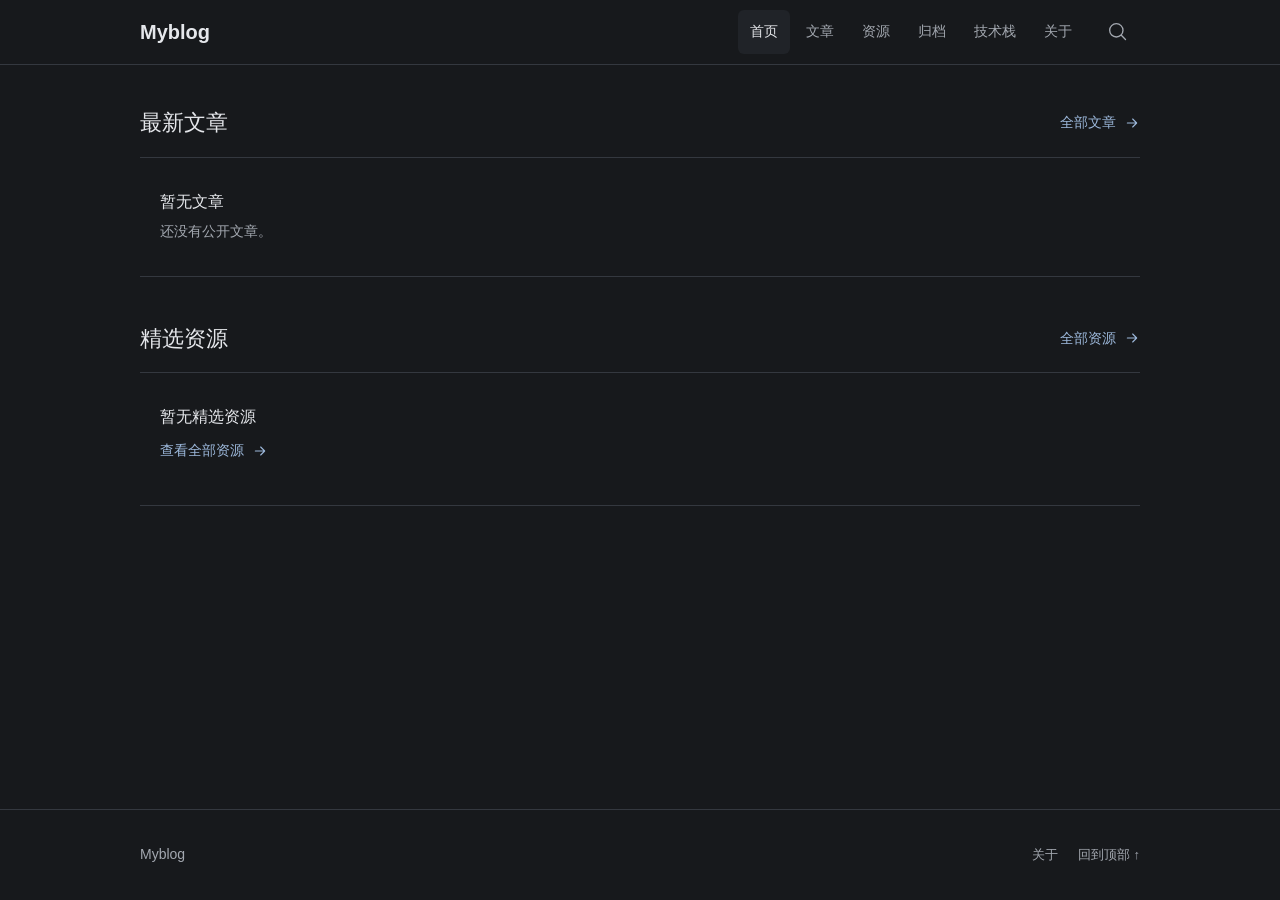
<file: index.html>
<!DOCTYPE html><html  lang="zh-CN"><head><meta charset="utf-8"><meta name="viewport" content="width=device-width, initial-scale=1"><title>首页 · Myblog</title><script type="importmap">{"imports":{"#entry":"/_nuxt/oRWsc1wn.js"}}</script><style>.owner-login-link[data-v-bd678d2a]{min-height:44px;color:var(--muted);border-radius:var(--radius);justify-content:center;align-items:center;padding-inline:8px;font-size:14px;display:inline-flex}.owner-login-link.current[data-v-bd678d2a],.owner-login-link[data-v-bd678d2a]:hover{color:var(--ink);background:var(--surface)}</style><link rel="stylesheet" href="/_nuxt/entry.5DEQSFPT.css" crossorigin><link rel="preload" as="fetch" crossorigin="anonymous" href="/_payload.json?3a7f6f97-6f54-46a8-aed0-ad80e20539e6"><link rel="modulepreload" as="script" crossorigin href="/_nuxt/oRWsc1wn.js"><link rel="modulepreload" as="script" crossorigin href="/_nuxt/CD-PNPUN.js"><link rel="modulepreload" as="script" crossorigin href="/_nuxt/DpNmVMEL.js"><link rel="modulepreload" as="script" crossorigin href="/_nuxt/BXF4s_0O.js"><link rel="modulepreload" as="script" crossorigin href="/_nuxt/BsvE0gZZ.js"><link rel="modulepreload" as="script" crossorigin href="/_nuxt/DE4c_XCR.js"><link rel="modulepreload" as="script" crossorigin href="/_nuxt/Hz4oixwm.js"><link rel="modulepreload" as="script" crossorigin href="/_nuxt/BW4zuFBN.js"><link rel="modulepreload" as="script" crossorigin href="/_nuxt/CMMkQPeu.js"><link rel="modulepreload" as="script" crossorigin href="/_nuxt/BbqNnyRe.js"><link rel="modulepreload" as="script" crossorigin href="/_nuxt/NQLaJJN2.js"><link rel="modulepreload" as="script" crossorigin href="/_nuxt/BizWoZWS.js"><link rel="modulepreload" as="script" crossorigin href="/_nuxt/BZGVzJhv.js"><script type="module" src="/_nuxt/oRWsc1wn.js" crossorigin></script><meta name="theme-color" content="#17191c"><link rel="icon" type="image/svg+xml" href="/favicon.svg"><meta name="description" content="最新文章和精选资源。"><meta property="og:title" content="首页 · Myblog"><meta property="og:description" content="最新文章和精选资源。"><meta property="og:type" content="website"><meta property="og:url" content="https://ljk00000.github.io/"><meta property="og:site_name" content="Myblog"><meta property="og:locale" content="zh_CN"><meta name="twitter:card" content="summary"><meta name="robots" content="index, follow"><link rel="canonical" href="https://ljk00000.github.io/"></head><body><div id="__nuxt"><!--[--><div class="nuxt-loading-indicator" style="position:fixed;top:0;right:0;left:0;pointer-events:none;width:auto;height:2px;opacity:0;background:#9db9dc;background-size:0% auto;transform:scaleX(0%);transform-origin:left;transition:transform 0.1s, height 0.4s, opacity 0.4s;z-index:999999;"></div><div></div><div class="site-shell" data-v-bd678d2a><a class="skip-link" href="#main-content" data-v-bd678d2a>跳转到正文</a><header class="site-header" data-v-bd678d2a><div class="container header-inner" data-v-bd678d2a><a aria-current="page" href="/" class="router-link-active router-link-exact-active brand" aria-label="返回首页" data-v-bd678d2a>Myblog</a><div class="header-actions" data-v-bd678d2a><nav class="desktop-nav" aria-label="主导航" data-v-bd678d2a><!--[--><a aria-current="page" href="/" class="router-link-active router-link-exact-active current" data-v-bd678d2a>首页</a><a href="/articles" class="" data-v-bd678d2a>文章</a><a href="/resources" class="" data-v-bd678d2a>资源</a><a href="/archives" class="" data-v-bd678d2a>归档</a><a href="/tech-stack" class="" data-v-bd678d2a>技术栈</a><a href="/about" class="" data-v-bd678d2a>关于</a><!--]--></nav><a href="/search" class="icon-button" aria-label="搜索文章和资源" data-v-bd678d2a><svg class="icon" viewbox="0 0 24 24" fill="none" stroke="currentColor" stroke-width="1.6" stroke-linecap="round" stroke-linejoin="round" aria-hidden="true" data-v-bd678d2a><path d="m21 21-5-5M18 10a8 8 0 1 1-16 0 8 8 0 0 1 16 0Z"></path></svg></a><!----><button class="icon-button mobile-toggle" type="button" aria-expanded="false" aria-controls="mobile-nav" aria-label="展开导航" data-v-bd678d2a><svg class="icon" viewbox="0 0 24 24" fill="none" stroke="currentColor" stroke-width="1.6" stroke-linecap="round" stroke-linejoin="round" aria-hidden="true" data-v-bd678d2a><path d="M4 6h16M4 12h16M4 18h16"></path></svg></button></div></div><!----></header><!----><main id="main-content" class="container main-content" tabindex="-1" data-v-bd678d2a><!--[--><div class="home-page"><section id="latest" class="home-section" aria-labelledby="latest-title"><div class="section-heading"><h1 id="latest-title">最新文章</h1><a href="/articles" class="text-link">全部文章 <svg class="icon" viewbox="0 0 24 24" fill="none" stroke="currentColor" stroke-width="1.6" stroke-linecap="round" stroke-linejoin="round" aria-hidden="true"><path d="M5 12h14m-6-6 6 6-6 6"></path></svg></a></div><div class="content-state state-empty" role="status" aria-busy="false"><h3>暂无文章</h3><p>还没有公开文章。</p><!----><!--[--><!--]--></div></section><section class="home-section" aria-labelledby="featured-title"><div class="section-heading"><h2 id="featured-title">精选资源</h2><a href="/resources" class="text-link">全部资源 <svg class="icon" viewbox="0 0 24 24" fill="none" stroke="currentColor" stroke-width="1.6" stroke-linecap="round" stroke-linejoin="round" aria-hidden="true"><path d="M5 12h14m-6-6 6 6-6 6"></path></svg></a></div><div class="content-state state-empty" role="status" aria-busy="false"><h3>暂无精选资源</h3><!----><!----><!--[--><a href="/resources" class="text-link">查看全部资源 <svg class="icon" viewbox="0 0 24 24" fill="none" stroke="currentColor" stroke-width="1.6" stroke-linecap="round" stroke-linejoin="round" aria-hidden="true"><path d="M5 12h14m-6-6 6 6-6 6"></path></svg></a><!--]--></div></section></div><!--]--></main><footer class="site-footer" data-v-bd678d2a><div class="container footer-inner" data-v-bd678d2a><div data-v-bd678d2a><a aria-current="page" href="/" class="router-link-active router-link-exact-active footer-title" data-v-bd678d2a>Myblog</a><!----></div><nav aria-label="页脚导航" class="footer-links" data-v-bd678d2a><!----><!----><a href="/about" class="" data-v-bd678d2a>关于</a><a href="#main-content" data-v-bd678d2a>回到顶部 ↑</a></nav></div></footer></div><!--]--></div><div id="teleports"></div><script>window.__NUXT__={};window.__NUXT__.config={public:{pagesExport:true,supabaseUrl:"",supabasePublishableKey:"",ownerUserId:""},app:{baseURL:"/",buildId:"3a7f6f97-6f54-46a8-aed0-ad80e20539e6",buildAssetsDir:"/_nuxt/",cdnURL:""}}</script><script type="application/json" data-nuxt-data="nuxt-app" data-ssr="true" id="__NUXT_DATA__" data-src="/_payload.json?3a7f6f97-6f54-46a8-aed0-ad80e20539e6">[{"state":1,"once":6,"_errors":7,"serverRendered":9,"path":10,"prerenderedAt":11},["Reactive",2],{"$sowner-auth:user":3,"$sowner-auth:initialized":4,"$sowner-auth:busy":4,"$sowner-auth:error":5},null,false,"",["Set"],["ShallowReactive",8],{"blog-site":-1,"$frke87dqqjikc":-1,"$f2jwaj0fqiiil3":-1},true,"\u002F",1794836575704]</script></body></html>
</file>
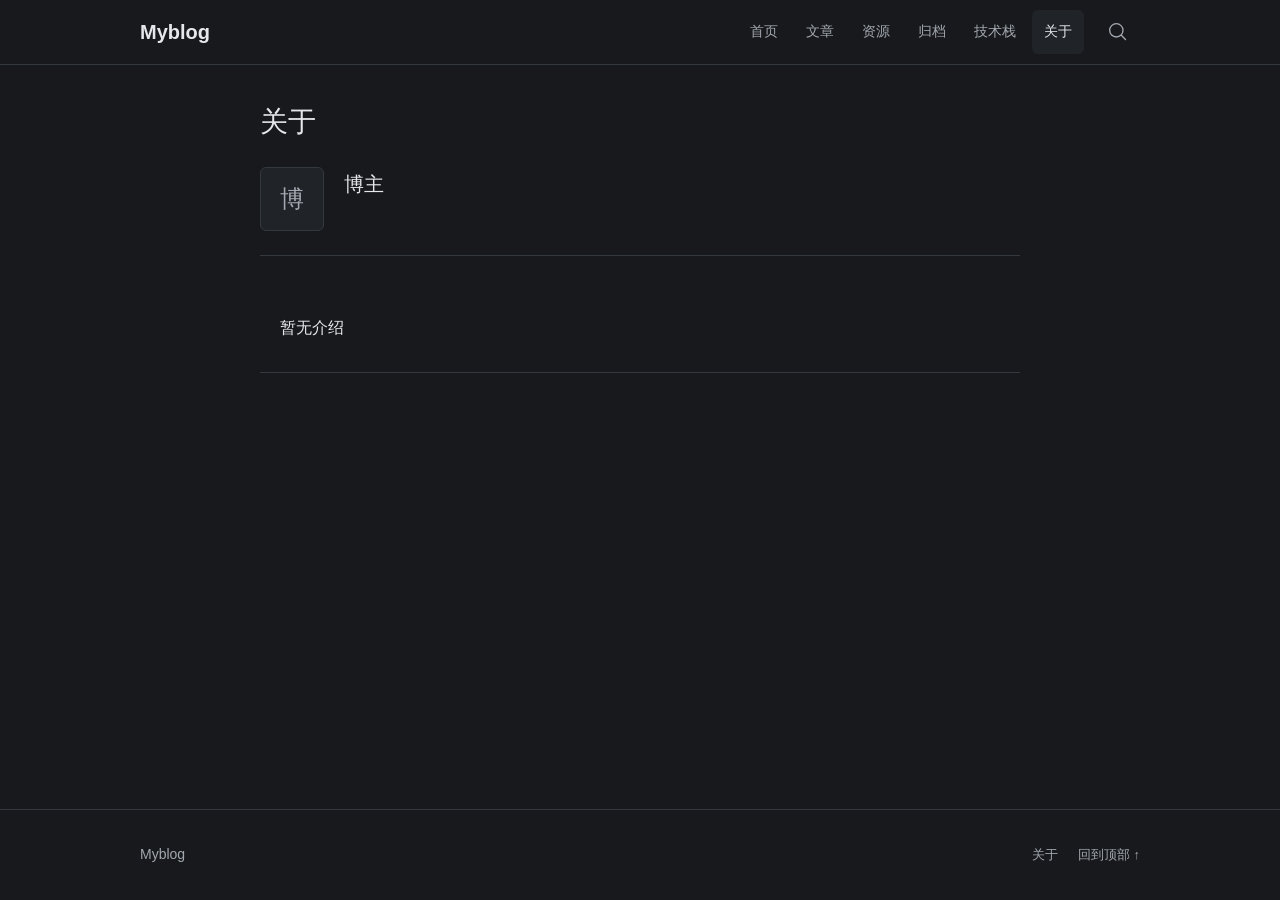
<file: about/index.html>
<!DOCTYPE html><html  lang="zh-CN"><head><meta charset="utf-8"><meta name="viewport" content="width=device-width, initial-scale=1"><title>关于 · Myblog</title><script type="importmap">{"imports":{"#entry":"/_nuxt/oRWsc1wn.js"}}</script><style>.owner-login-link[data-v-bd678d2a]{min-height:44px;color:var(--muted);border-radius:var(--radius);justify-content:center;align-items:center;padding-inline:8px;font-size:14px;display:inline-flex}.owner-login-link.current[data-v-bd678d2a],.owner-login-link[data-v-bd678d2a]:hover{color:var(--ink);background:var(--surface)}</style><link rel="stylesheet" href="/_nuxt/entry.5DEQSFPT.css" crossorigin><link rel="preload" as="fetch" crossorigin="anonymous" href="/about/_payload.json?3a7f6f97-6f54-46a8-aed0-ad80e20539e6"><link rel="modulepreload" as="script" crossorigin href="/_nuxt/oRWsc1wn.js"><link rel="modulepreload" as="script" crossorigin href="/_nuxt/CD-PNPUN.js"><link rel="modulepreload" as="script" crossorigin href="/_nuxt/DpNmVMEL.js"><link rel="modulepreload" as="script" crossorigin href="/_nuxt/BXF4s_0O.js"><link rel="modulepreload" as="script" crossorigin href="/_nuxt/BsvE0gZZ.js"><link rel="modulepreload" as="script" crossorigin href="/_nuxt/DE4c_XCR.js"><link rel="modulepreload" as="script" crossorigin href="/_nuxt/Hz4oixwm.js"><link rel="modulepreload" as="script" crossorigin href="/_nuxt/qC3XPuJQ.js"><link rel="modulepreload" as="script" crossorigin href="/_nuxt/Dg1EXD_1.js"><link rel="modulepreload" as="script" crossorigin href="/_nuxt/CMMkQPeu.js"><link rel="modulepreload" as="script" crossorigin href="/_nuxt/BZGVzJhv.js"><script type="module" src="/_nuxt/oRWsc1wn.js" crossorigin></script><meta name="theme-color" content="#17191c"><link rel="icon" type="image/svg+xml" href="/favicon.svg"><meta name="description" content="关于这个博客和作者。"><meta property="og:title" content="关于 · Myblog"><meta property="og:description" content="关于这个博客和作者。"><meta property="og:type" content="website"><meta property="og:url" content="https://ljk00000.github.io/about"><meta property="og:site_name" content="Myblog"><meta property="og:locale" content="zh_CN"><meta name="twitter:card" content="summary"><meta name="robots" content="index, follow"><link rel="canonical" href="https://ljk00000.github.io/about"></head><body><div id="__nuxt"><!--[--><div class="nuxt-loading-indicator" style="position:fixed;top:0;right:0;left:0;pointer-events:none;width:auto;height:2px;opacity:0;background:#9db9dc;background-size:0% auto;transform:scaleX(0%);transform-origin:left;transition:transform 0.1s, height 0.4s, opacity 0.4s;z-index:999999;"></div><div></div><div class="site-shell" data-v-bd678d2a><a class="skip-link" href="#main-content" data-v-bd678d2a>跳转到正文</a><header class="site-header" data-v-bd678d2a><div class="container header-inner" data-v-bd678d2a><a href="/" class="brand" aria-label="返回首页" data-v-bd678d2a>Myblog</a><div class="header-actions" data-v-bd678d2a><nav class="desktop-nav" aria-label="主导航" data-v-bd678d2a><!--[--><a href="/" class="" data-v-bd678d2a>首页</a><a href="/articles" class="" data-v-bd678d2a>文章</a><a href="/resources" class="" data-v-bd678d2a>资源</a><a href="/archives" class="" data-v-bd678d2a>归档</a><a href="/tech-stack" class="" data-v-bd678d2a>技术栈</a><a aria-current="page" href="/about" class="router-link-active router-link-exact-active current" data-v-bd678d2a>关于</a><!--]--></nav><a href="/search" class="icon-button" aria-label="搜索文章和资源" data-v-bd678d2a><svg class="icon" viewbox="0 0 24 24" fill="none" stroke="currentColor" stroke-width="1.6" stroke-linecap="round" stroke-linejoin="round" aria-hidden="true" data-v-bd678d2a><path d="m21 21-5-5M18 10a8 8 0 1 1-16 0 8 8 0 0 1 16 0Z"></path></svg></a><!----><button class="icon-button mobile-toggle" type="button" aria-expanded="false" aria-controls="mobile-nav" aria-label="展开导航" data-v-bd678d2a><svg class="icon" viewbox="0 0 24 24" fill="none" stroke="currentColor" stroke-width="1.6" stroke-linecap="round" stroke-linejoin="round" aria-hidden="true" data-v-bd678d2a><path d="M4 6h16M4 12h16M4 18h16"></path></svg></button></div></div><!----></header><!----><main id="main-content" class="container main-content" tabindex="-1" data-v-bd678d2a><!--[--><div class="narrow-page about-page"><header class="page-heading"><h1>关于</h1></header><div class="author-card"><span class="avatar author-monogram" aria-hidden="true">博</span><div><p class="author-name">博主</p><!----><!----></div></div><div class="content-state state-empty" role="status" aria-busy="false"><h3>暂无介绍</h3><!----><!----><!--[--><!--]--></div></div><!--]--></main><footer class="site-footer" data-v-bd678d2a><div class="container footer-inner" data-v-bd678d2a><div data-v-bd678d2a><a href="/" class="footer-title" data-v-bd678d2a>Myblog</a><!----></div><nav aria-label="页脚导航" class="footer-links" data-v-bd678d2a><!----><!----><a aria-current="page" href="/about" class="router-link-active router-link-exact-active" data-v-bd678d2a>关于</a><a href="#main-content" data-v-bd678d2a>回到顶部 ↑</a></nav></div></footer></div><!--]--></div><div id="teleports"></div><script>window.__NUXT__={};window.__NUXT__.config={public:{pagesExport:true,supabaseUrl:"",supabasePublishableKey:"",ownerUserId:""},app:{baseURL:"/",buildId:"3a7f6f97-6f54-46a8-aed0-ad80e20539e6",buildAssetsDir:"/_nuxt/",cdnURL:""}}</script><script type="application/json" data-nuxt-data="nuxt-app" data-ssr="true" id="__NUXT_DATA__" data-src="/about/_payload.json?3a7f6f97-6f54-46a8-aed0-ad80e20539e6">[{"state":1,"once":6,"_errors":7,"serverRendered":9,"path":10,"prerenderedAt":11},["Reactive",2],{"$sowner-auth:user":3,"$sowner-auth:initialized":4,"$sowner-auth:busy":4,"$sowner-auth:error":5},null,false,"",["Set"],["ShallowReactive",8],{"blog-site":-1},true,"\u002Fabout",1794836575707]</script></body></html>
</file>
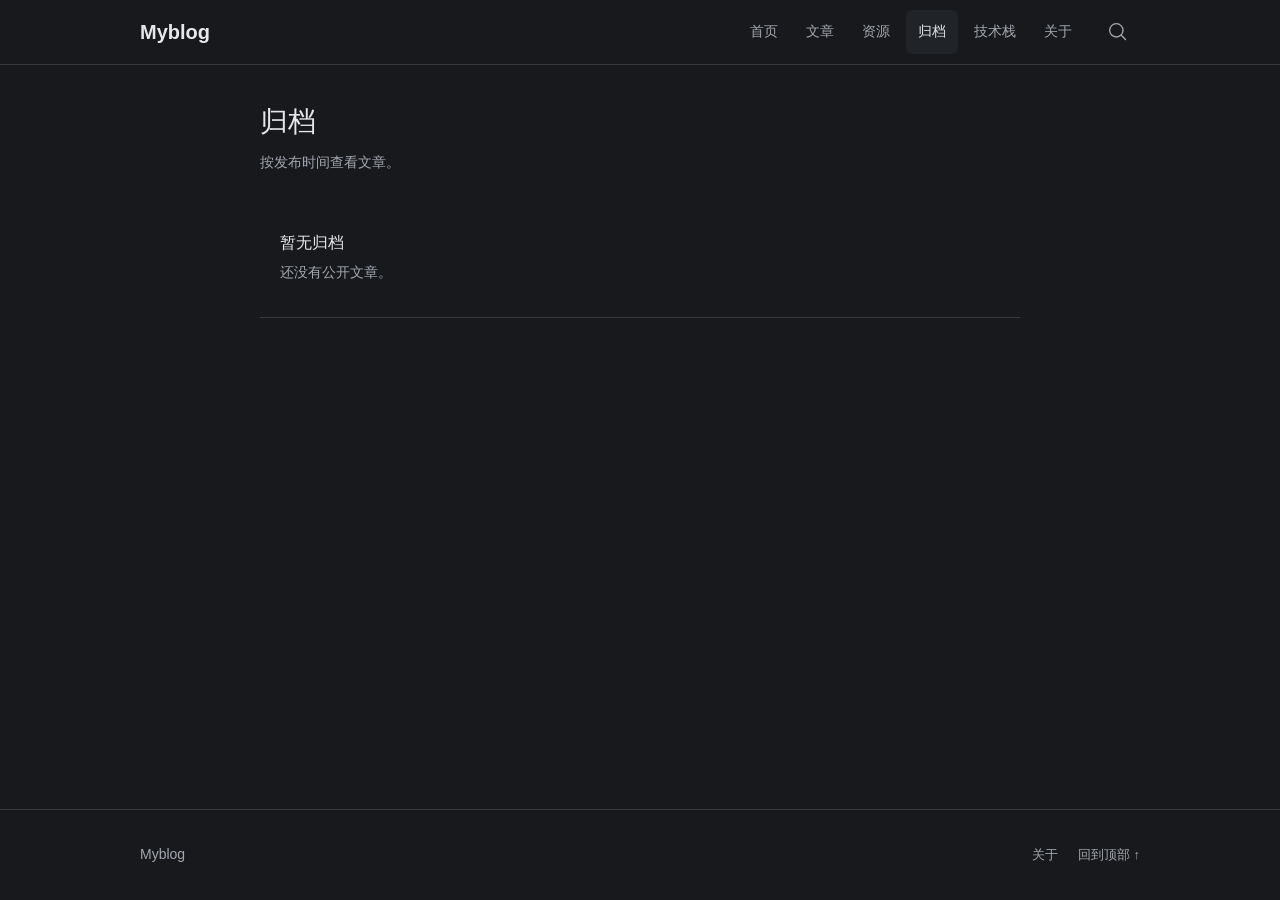
<file: archives/index.html>
<!DOCTYPE html><html  lang="zh-CN"><head><meta charset="utf-8"><meta name="viewport" content="width=device-width, initial-scale=1"><title>归档 · Myblog</title><script type="importmap">{"imports":{"#entry":"/_nuxt/oRWsc1wn.js"}}</script><style>.owner-login-link[data-v-bd678d2a]{min-height:44px;color:var(--muted);border-radius:var(--radius);justify-content:center;align-items:center;padding-inline:8px;font-size:14px;display:inline-flex}.owner-login-link.current[data-v-bd678d2a],.owner-login-link[data-v-bd678d2a]:hover{color:var(--ink);background:var(--surface)}</style><link rel="stylesheet" href="/_nuxt/entry.5DEQSFPT.css" crossorigin><link rel="preload" as="fetch" crossorigin="anonymous" href="/archives/_payload.json?3a7f6f97-6f54-46a8-aed0-ad80e20539e6"><link rel="modulepreload" as="script" crossorigin href="/_nuxt/oRWsc1wn.js"><link rel="modulepreload" as="script" crossorigin href="/_nuxt/CD-PNPUN.js"><link rel="modulepreload" as="script" crossorigin href="/_nuxt/DpNmVMEL.js"><link rel="modulepreload" as="script" crossorigin href="/_nuxt/BXF4s_0O.js"><link rel="modulepreload" as="script" crossorigin href="/_nuxt/BsvE0gZZ.js"><link rel="modulepreload" as="script" crossorigin href="/_nuxt/DE4c_XCR.js"><link rel="modulepreload" as="script" crossorigin href="/_nuxt/Hz4oixwm.js"><link rel="modulepreload" as="script" crossorigin href="/_nuxt/Bpa1cVQ9.js"><link rel="modulepreload" as="script" crossorigin href="/_nuxt/CMMkQPeu.js"><link rel="modulepreload" as="script" crossorigin href="/_nuxt/BizWoZWS.js"><link rel="modulepreload" as="script" crossorigin href="/_nuxt/BZGVzJhv.js"><script type="module" src="/_nuxt/oRWsc1wn.js" crossorigin></script><meta name="theme-color" content="#17191c"><link rel="icon" type="image/svg+xml" href="/favicon.svg"><meta name="description" content="沿着时间线，浏览每个月公开发布的文章。"><meta property="og:title" content="归档 · Myblog"><meta property="og:description" content="沿着时间线，浏览每个月公开发布的文章。"><meta property="og:type" content="website"><meta property="og:url" content="https://ljk00000.github.io/archives"><meta property="og:site_name" content="Myblog"><meta property="og:locale" content="zh_CN"><meta name="twitter:card" content="summary"><meta name="robots" content="index, follow"><link rel="canonical" href="https://ljk00000.github.io/archives"></head><body><div id="__nuxt"><!--[--><div class="nuxt-loading-indicator" style="position:fixed;top:0;right:0;left:0;pointer-events:none;width:auto;height:2px;opacity:0;background:#9db9dc;background-size:0% auto;transform:scaleX(0%);transform-origin:left;transition:transform 0.1s, height 0.4s, opacity 0.4s;z-index:999999;"></div><div></div><div class="site-shell" data-v-bd678d2a><a class="skip-link" href="#main-content" data-v-bd678d2a>跳转到正文</a><header class="site-header" data-v-bd678d2a><div class="container header-inner" data-v-bd678d2a><a href="/" class="brand" aria-label="返回首页" data-v-bd678d2a>Myblog</a><div class="header-actions" data-v-bd678d2a><nav class="desktop-nav" aria-label="主导航" data-v-bd678d2a><!--[--><a href="/" class="" data-v-bd678d2a>首页</a><a href="/articles" class="" data-v-bd678d2a>文章</a><a href="/resources" class="" data-v-bd678d2a>资源</a><a aria-current="page" href="/archives" class="router-link-active router-link-exact-active current" data-v-bd678d2a>归档</a><a href="/tech-stack" class="" data-v-bd678d2a>技术栈</a><a href="/about" class="" data-v-bd678d2a>关于</a><!--]--></nav><a href="/search" class="icon-button" aria-label="搜索文章和资源" data-v-bd678d2a><svg class="icon" viewbox="0 0 24 24" fill="none" stroke="currentColor" stroke-width="1.6" stroke-linecap="round" stroke-linejoin="round" aria-hidden="true" data-v-bd678d2a><path d="m21 21-5-5M18 10a8 8 0 1 1-16 0 8 8 0 0 1 16 0Z"></path></svg></a><!----><button class="icon-button mobile-toggle" type="button" aria-expanded="false" aria-controls="mobile-nav" aria-label="展开导航" data-v-bd678d2a><svg class="icon" viewbox="0 0 24 24" fill="none" stroke="currentColor" stroke-width="1.6" stroke-linecap="round" stroke-linejoin="round" aria-hidden="true" data-v-bd678d2a><path d="M4 6h16M4 12h16M4 18h16"></path></svg></button></div></div><!----></header><!----><main id="main-content" class="container main-content" tabindex="-1" data-v-bd678d2a><!--[--><div class="narrow-page"><header class="page-heading"><h1>归档</h1><p>按发布时间查看文章。</p></header><div class="content-state state-empty" role="status" aria-busy="false"><h3>暂无归档</h3><p>还没有公开文章。</p><!----><!--[--><!--]--></div></div><!--]--></main><footer class="site-footer" data-v-bd678d2a><div class="container footer-inner" data-v-bd678d2a><div data-v-bd678d2a><a href="/" class="footer-title" data-v-bd678d2a>Myblog</a><!----></div><nav aria-label="页脚导航" class="footer-links" data-v-bd678d2a><!----><!----><a href="/about" class="" data-v-bd678d2a>关于</a><a href="#main-content" data-v-bd678d2a>回到顶部 ↑</a></nav></div></footer></div><!--]--></div><div id="teleports"></div><script>window.__NUXT__={};window.__NUXT__.config={public:{pagesExport:true,supabaseUrl:"",supabasePublishableKey:"",ownerUserId:""},app:{baseURL:"/",buildId:"3a7f6f97-6f54-46a8-aed0-ad80e20539e6",buildAssetsDir:"/_nuxt/",cdnURL:""}}</script><script type="application/json" data-nuxt-data="nuxt-app" data-ssr="true" id="__NUXT_DATA__" data-src="/archives/_payload.json?3a7f6f97-6f54-46a8-aed0-ad80e20539e6">[{"state":1,"once":6,"_errors":7,"serverRendered":9,"path":10,"prerenderedAt":11},["Reactive",2],{"$sowner-auth:user":3,"$sowner-auth:initialized":4,"$sowner-auth:busy":4,"$sowner-auth:error":5},null,false,"",["Set"],["ShallowReactive",8],{"blog-site":-1,"$fyvdqv73dl6lc":-1},true,"\u002Farchives",1794836575706]</script></body></html>
</file>
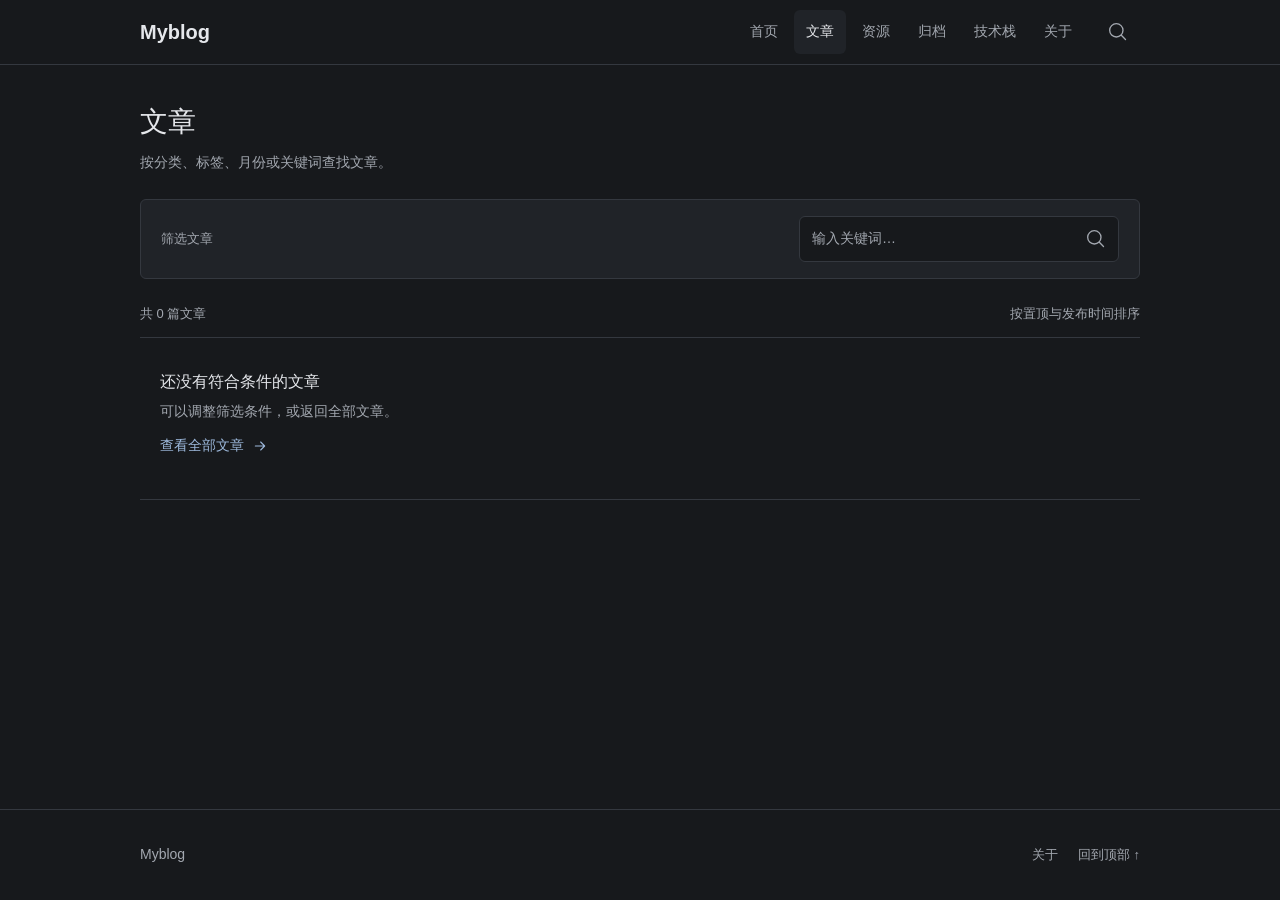
<file: articles/index.html>
<!DOCTYPE html><html  lang="zh-CN"><head><meta charset="utf-8"><meta name="viewport" content="width=device-width, initial-scale=1"><title>文章 · Myblog</title><script type="importmap">{"imports":{"#entry":"/_nuxt/oRWsc1wn.js"}}</script><style>.owner-login-link[data-v-bd678d2a]{min-height:44px;color:var(--muted);border-radius:var(--radius);justify-content:center;align-items:center;padding-inline:8px;font-size:14px;display:inline-flex}.owner-login-link.current[data-v-bd678d2a],.owner-login-link[data-v-bd678d2a]:hover{color:var(--ink);background:var(--surface)}</style><link rel="stylesheet" href="/_nuxt/entry.5DEQSFPT.css" crossorigin><link rel="preload" as="fetch" crossorigin="anonymous" href="/articles/_payload.json?3a7f6f97-6f54-46a8-aed0-ad80e20539e6"><link rel="modulepreload" as="script" crossorigin href="/_nuxt/oRWsc1wn.js"><link rel="modulepreload" as="script" crossorigin href="/_nuxt/CD-PNPUN.js"><link rel="modulepreload" as="script" crossorigin href="/_nuxt/DpNmVMEL.js"><link rel="modulepreload" as="script" crossorigin href="/_nuxt/BXF4s_0O.js"><link rel="modulepreload" as="script" crossorigin href="/_nuxt/BsvE0gZZ.js"><link rel="modulepreload" as="script" crossorigin href="/_nuxt/DE4c_XCR.js"><link rel="modulepreload" as="script" crossorigin href="/_nuxt/Hz4oixwm.js"><link rel="modulepreload" as="script" crossorigin href="/_nuxt/BBPxy0IB.js"><link rel="modulepreload" as="script" crossorigin href="/_nuxt/CswFJu5z.js"><link rel="modulepreload" as="script" crossorigin href="/_nuxt/CBbmoxIT.js"><link rel="modulepreload" as="script" crossorigin href="/_nuxt/CMMkQPeu.js"><link rel="modulepreload" as="script" crossorigin href="/_nuxt/BbqNnyRe.js"><link rel="modulepreload" as="script" crossorigin href="/_nuxt/BizWoZWS.js"><link rel="modulepreload" as="script" crossorigin href="/_nuxt/BZGVzJhv.js"><script type="module" src="/_nuxt/oRWsc1wn.js" crossorigin></script><meta name="theme-color" content="#17191c"><link rel="icon" type="image/svg+xml" href="/favicon.svg"><meta name="description" content="浏览已公开的文章，按分类、标签或关键词查找感兴趣的内容。"><meta property="og:title" content="文章 · Myblog"><meta property="og:description" content="浏览已公开的文章，按分类、标签或关键词查找感兴趣的内容。"><meta property="og:type" content="website"><meta property="og:url" content="https://ljk00000.github.io/articles"><meta property="og:site_name" content="Myblog"><meta property="og:locale" content="zh_CN"><meta name="twitter:card" content="summary"><meta name="robots" content="index, follow"><link rel="canonical" href="https://ljk00000.github.io/articles"></head><body><div id="__nuxt"><!--[--><div class="nuxt-loading-indicator" style="position:fixed;top:0;right:0;left:0;pointer-events:none;width:auto;height:2px;opacity:0;background:#9db9dc;background-size:0% auto;transform:scaleX(0%);transform-origin:left;transition:transform 0.1s, height 0.4s, opacity 0.4s;z-index:999999;"></div><div></div><div class="site-shell" data-v-bd678d2a><a class="skip-link" href="#main-content" data-v-bd678d2a>跳转到正文</a><header class="site-header" data-v-bd678d2a><div class="container header-inner" data-v-bd678d2a><a href="/" class="brand" aria-label="返回首页" data-v-bd678d2a>Myblog</a><div class="header-actions" data-v-bd678d2a><nav class="desktop-nav" aria-label="主导航" data-v-bd678d2a><!--[--><a href="/" class="" data-v-bd678d2a>首页</a><a aria-current="page" href="/articles" class="router-link-active router-link-exact-active current" data-v-bd678d2a>文章</a><a href="/resources" class="" data-v-bd678d2a>资源</a><a href="/archives" class="" data-v-bd678d2a>归档</a><a href="/tech-stack" class="" data-v-bd678d2a>技术栈</a><a href="/about" class="" data-v-bd678d2a>关于</a><!--]--></nav><a href="/search" class="icon-button" aria-label="搜索文章和资源" data-v-bd678d2a><svg class="icon" viewbox="0 0 24 24" fill="none" stroke="currentColor" stroke-width="1.6" stroke-linecap="round" stroke-linejoin="round" aria-hidden="true" data-v-bd678d2a><path d="m21 21-5-5M18 10a8 8 0 1 1-16 0 8 8 0 0 1 16 0Z"></path></svg></a><!----><button class="icon-button mobile-toggle" type="button" aria-expanded="false" aria-controls="mobile-nav" aria-label="展开导航" data-v-bd678d2a><svg class="icon" viewbox="0 0 24 24" fill="none" stroke="currentColor" stroke-width="1.6" stroke-linecap="round" stroke-linejoin="round" aria-hidden="true" data-v-bd678d2a><path d="M4 6h16M4 12h16M4 18h16"></path></svg></button></div></div><!----></header><!----><main id="main-content" class="container main-content" tabindex="-1" data-v-bd678d2a><!--[--><div><header class="page-heading"><h1>文章</h1><p>按分类、标签、月份或关键词查找文章。</p></header><div class="filter-panel"><div class="filter-top"><span class="eyebrow">筛选文章</span><form class="inline-search" role="search"><label class="sr-only" for="list-keyword">按关键词筛选</label><input id="list-keyword" value="" name="keyword" type="search" maxlength="200" placeholder="输入关键词…"><button type="submit" class="icon-button" aria-label="按关键词筛选"><svg class="icon" viewbox="0 0 24 24" fill="none" stroke="currentColor" stroke-width="1.6" stroke-linecap="round" stroke-linejoin="round" aria-hidden="true"><path d="m21 21-5-5M18 10a8 8 0 1 1-16 0 8 8 0 0 1 16 0Z"></path></svg></button></form></div><!----><!----><!----><!----></div><!----><section id="results" class="results-section" aria-label="文章列表" aria-busy="false"><div class="results-heading"><span>共 0 篇文章</span><span>按置顶与发布时间排序</span></div><div class="content-state state-empty" role="status" aria-busy="false"><h3>还没有符合条件的文章</h3><p>可以调整筛选条件，或返回全部文章。</p><!----><!--[--><a aria-current="page" href="/articles" class="router-link-active router-link-exact-active text-link">查看全部文章 <svg class="icon" viewbox="0 0 24 24" fill="none" stroke="currentColor" stroke-width="1.6" stroke-linecap="round" stroke-linejoin="round" aria-hidden="true"><path d="M5 12h14m-6-6 6 6-6 6"></path></svg></a><!--]--></div><!----></section></div><!--]--></main><footer class="site-footer" data-v-bd678d2a><div class="container footer-inner" data-v-bd678d2a><div data-v-bd678d2a><a href="/" class="footer-title" data-v-bd678d2a>Myblog</a><!----></div><nav aria-label="页脚导航" class="footer-links" data-v-bd678d2a><!----><!----><a href="/about" class="" data-v-bd678d2a>关于</a><a href="#main-content" data-v-bd678d2a>回到顶部 ↑</a></nav></div></footer></div><!--]--></div><div id="teleports"></div><script>window.__NUXT__={};window.__NUXT__.config={public:{pagesExport:true,supabaseUrl:"",supabasePublishableKey:"",ownerUserId:""},app:{baseURL:"/",buildId:"3a7f6f97-6f54-46a8-aed0-ad80e20539e6",buildAssetsDir:"/_nuxt/",cdnURL:""}}</script><script type="application/json" data-nuxt-data="nuxt-app" data-ssr="true" id="__NUXT_DATA__" data-src="/articles/_payload.json?3a7f6f97-6f54-46a8-aed0-ad80e20539e6">[{"state":1,"once":6,"_errors":7,"serverRendered":9,"path":10,"prerenderedAt":11},["Reactive",2],{"$sowner-auth:user":3,"$sowner-auth:initialized":4,"$sowner-auth:busy":4,"$sowner-auth:error":5},null,false,"",["Set"],["ShallowReactive",8],{"blog-site":-1,"$f3nfyro8o6i5fk":-1,"$f1xq440gr8efrp":-1,"$f2de5ggz3qi4on":-1},true,"\u002Farticles",1794836575706]</script></body></html>
</file>
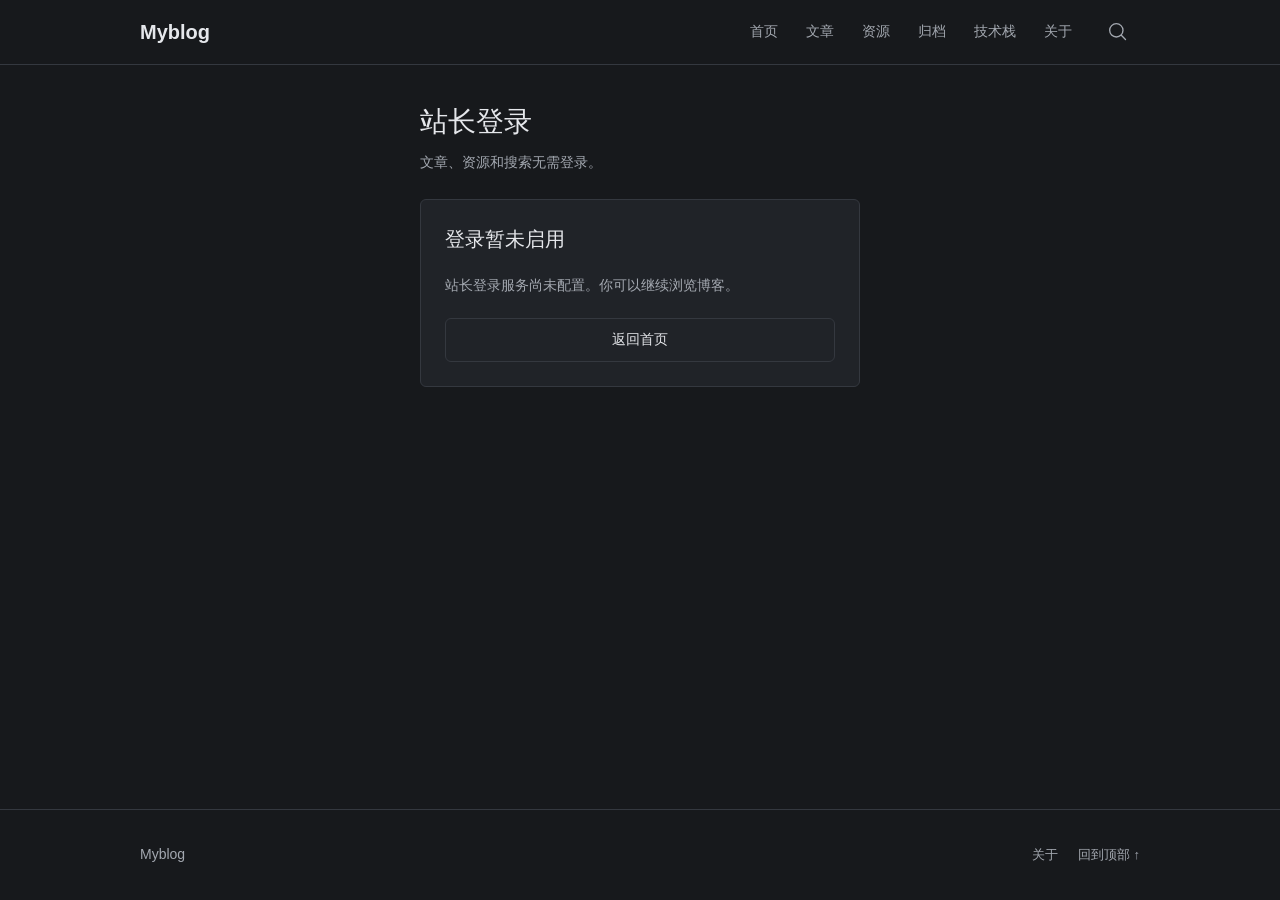
<file: login/index.html>
<!DOCTYPE html><html  lang="zh-CN"><head><meta charset="utf-8"><meta name="viewport" content="width=device-width, initial-scale=1"><title>站长登录 · Myblog</title><script type="importmap">{"imports":{"#entry":"/_nuxt/oRWsc1wn.js"}}</script><style>.owner-login-link[data-v-bd678d2a]{min-height:44px;color:var(--muted);border-radius:var(--radius);justify-content:center;align-items:center;padding-inline:8px;font-size:14px;display:inline-flex}.owner-login-link.current[data-v-bd678d2a],.owner-login-link[data-v-bd678d2a]:hover{color:var(--ink);background:var(--surface)}</style><style>.login-page[data-v-3ab6a34c]{width:min(100%,440px);margin-inline:auto}.login-panel[data-v-3ab6a34c]{border:1px solid var(--border);border-radius:var(--radius);background:var(--surface);gap:20px;padding:24px;display:grid}.login-panel h2[data-v-3ab6a34c]{font-size:20px}.login-panel p[data-v-3ab6a34c]{font-size:14px}.login-field[data-v-3ab6a34c]{gap:8px;min-width:0;display:grid}.login-field label[data-v-3ab6a34c]{font-size:14px;font-weight:500}.login-field input[data-v-3ab6a34c]{background:var(--bg);width:100%;min-height:44px;padding:10px 12px;font-size:16px}.password-control[data-v-3ab6a34c]{position:relative}.password-control input[data-v-3ab6a34c]{padding-right:64px}.password-toggle[data-v-3ab6a34c]{min-height:44px;color:var(--accent);border-radius:var(--radius);background:0 0;border:0;padding:8px 12px;font-size:14px;position:absolute;top:1px;right:1px}.login-error[data-v-3ab6a34c]{color:var(--danger)}.login-actions[data-v-3ab6a34c]{flex-wrap:wrap;gap:12px;display:flex}.login-submit[data-v-3ab6a34c]{width:100%}.owner-email[data-v-3ab6a34c]{overflow-wrap:anywhere}.login-panel .login-note[data-v-3ab6a34c]{font-size:12px}</style><link rel="stylesheet" href="/_nuxt/entry.5DEQSFPT.css" crossorigin><link rel="preload" as="fetch" crossorigin="anonymous" href="/login/_payload.json?3a7f6f97-6f54-46a8-aed0-ad80e20539e6"><link rel="modulepreload" as="script" crossorigin href="/_nuxt/oRWsc1wn.js"><link rel="modulepreload" as="script" crossorigin href="/_nuxt/CD-PNPUN.js"><link rel="modulepreload" as="script" crossorigin href="/_nuxt/DpNmVMEL.js"><link rel="modulepreload" as="script" crossorigin href="/_nuxt/BXF4s_0O.js"><link rel="modulepreload" as="script" crossorigin href="/_nuxt/BsvE0gZZ.js"><link rel="modulepreload" as="script" crossorigin href="/_nuxt/DE4c_XCR.js"><link rel="modulepreload" as="script" crossorigin href="/_nuxt/Hz4oixwm.js"><link rel="modulepreload" as="script" crossorigin href="/_nuxt/GVustSpa.js"><link rel="modulepreload" as="script" crossorigin href="/_nuxt/BZGVzJhv.js"><script type="module" src="/_nuxt/oRWsc1wn.js" crossorigin></script><meta name="theme-color" content="#17191c"><link rel="icon" type="image/svg+xml" href="/favicon.svg"><meta name="description" content="博客站长登录。文章、资源和搜索无需登录。"><meta property="og:title" content="站长登录 · Myblog"><meta property="og:description" content="博客站长登录。文章、资源和搜索无需登录。"><meta property="og:type" content="website"><meta property="og:url" content="https://ljk00000.github.io/login"><meta property="og:site_name" content="Myblog"><meta property="og:locale" content="zh_CN"><meta name="twitter:card" content="summary"><meta name="robots" content="noindex, follow"><link rel="canonical" href="https://ljk00000.github.io/login"></head><body><div id="__nuxt"><!--[--><div class="nuxt-loading-indicator" style="position:fixed;top:0;right:0;left:0;pointer-events:none;width:auto;height:2px;opacity:0;background:#9db9dc;background-size:0% auto;transform:scaleX(0%);transform-origin:left;transition:transform 0.1s, height 0.4s, opacity 0.4s;z-index:999999;"></div><div></div><div class="site-shell" data-v-bd678d2a><a class="skip-link" href="#main-content" data-v-bd678d2a>跳转到正文</a><header class="site-header" data-v-bd678d2a><div class="container header-inner" data-v-bd678d2a><a href="/" class="brand" aria-label="返回首页" data-v-bd678d2a>Myblog</a><div class="header-actions" data-v-bd678d2a><nav class="desktop-nav" aria-label="主导航" data-v-bd678d2a><!--[--><a href="/" class="" data-v-bd678d2a>首页</a><a href="/articles" class="" data-v-bd678d2a>文章</a><a href="/resources" class="" data-v-bd678d2a>资源</a><a href="/archives" class="" data-v-bd678d2a>归档</a><a href="/tech-stack" class="" data-v-bd678d2a>技术栈</a><a href="/about" class="" data-v-bd678d2a>关于</a><!--]--></nav><a href="/search" class="icon-button" aria-label="搜索文章和资源" data-v-bd678d2a><svg class="icon" viewbox="0 0 24 24" fill="none" stroke="currentColor" stroke-width="1.6" stroke-linecap="round" stroke-linejoin="round" aria-hidden="true" data-v-bd678d2a><path d="m21 21-5-5M18 10a8 8 0 1 1-16 0 8 8 0 0 1 16 0Z"></path></svg></a><!----><button class="icon-button mobile-toggle" type="button" aria-expanded="false" aria-controls="mobile-nav" aria-label="展开导航" data-v-bd678d2a><svg class="icon" viewbox="0 0 24 24" fill="none" stroke="currentColor" stroke-width="1.6" stroke-linecap="round" stroke-linejoin="round" aria-hidden="true" data-v-bd678d2a><path d="M4 6h16M4 12h16M4 18h16"></path></svg></button></div></div><!----></header><!----><main id="main-content" class="container main-content" tabindex="-1" data-v-bd678d2a><!--[--><section class="login-page" aria-labelledby="login-title" data-v-3ab6a34c><header class="page-heading" data-v-3ab6a34c><h1 id="login-title" data-v-3ab6a34c>站长登录</h1><p data-v-3ab6a34c>文章、资源和搜索无需登录。</p></header><div class="login-panel" data-v-3ab6a34c><h2 data-v-3ab6a34c>登录暂未启用</h2><p class="muted" data-v-3ab6a34c>站长登录服务尚未配置。你可以继续浏览博客。</p><a href="/" class="button button-secondary" data-v-3ab6a34c>返回首页</a></div><noscript data-v-3ab6a34c><p class="login-error" data-v-3ab6a34c>登录需要启用 JavaScript；公开内容仍可直接阅读。</p></noscript></section><!--]--></main><footer class="site-footer" data-v-bd678d2a><div class="container footer-inner" data-v-bd678d2a><div data-v-bd678d2a><a href="/" class="footer-title" data-v-bd678d2a>Myblog</a><!----></div><nav aria-label="页脚导航" class="footer-links" data-v-bd678d2a><!----><!----><a href="/about" class="" data-v-bd678d2a>关于</a><a href="#main-content" data-v-bd678d2a>回到顶部 ↑</a></nav></div></footer></div><!--]--></div><div id="teleports"></div><script>window.__NUXT__={};window.__NUXT__.config={public:{pagesExport:true,supabaseUrl:"",supabasePublishableKey:"",ownerUserId:""},app:{baseURL:"/",buildId:"3a7f6f97-6f54-46a8-aed0-ad80e20539e6",buildAssetsDir:"/_nuxt/",cdnURL:""}}</script><script type="application/json" data-nuxt-data="nuxt-app" data-ssr="true" id="__NUXT_DATA__" data-src="/login/_payload.json?3a7f6f97-6f54-46a8-aed0-ad80e20539e6">[{"state":1,"once":6,"_errors":7,"serverRendered":9,"path":10,"prerenderedAt":11},["Reactive",2],{"$sowner-auth:user":3,"$sowner-auth:initialized":4,"$sowner-auth:busy":4,"$sowner-auth:error":5},null,false,"",["Set"],["ShallowReactive",8],{"blog-site":-1},true,"\u002Flogin",1794836575707]</script></body></html>
</file>
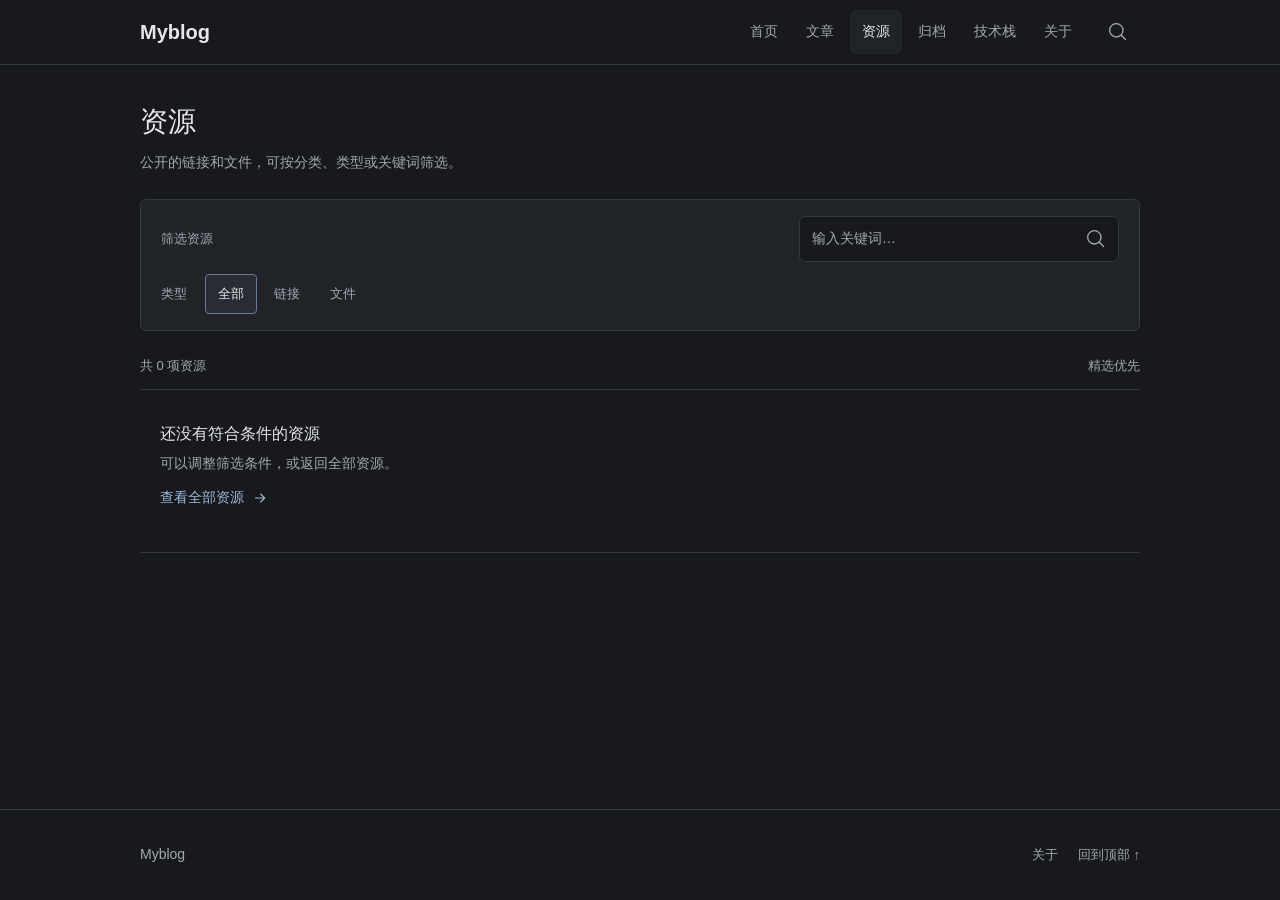
<file: resources/index.html>
<!DOCTYPE html><html  lang="zh-CN"><head><meta charset="utf-8"><meta name="viewport" content="width=device-width, initial-scale=1"><title>资源 · Myblog</title><script type="importmap">{"imports":{"#entry":"/_nuxt/oRWsc1wn.js"}}</script><style>.owner-login-link[data-v-bd678d2a]{min-height:44px;color:var(--muted);border-radius:var(--radius);justify-content:center;align-items:center;padding-inline:8px;font-size:14px;display:inline-flex}.owner-login-link.current[data-v-bd678d2a],.owner-login-link[data-v-bd678d2a]:hover{color:var(--ink);background:var(--surface)}</style><link rel="stylesheet" href="/_nuxt/entry.5DEQSFPT.css" crossorigin><link rel="preload" as="fetch" crossorigin="anonymous" href="/resources/_payload.json?3a7f6f97-6f54-46a8-aed0-ad80e20539e6"><link rel="modulepreload" as="script" crossorigin href="/_nuxt/oRWsc1wn.js"><link rel="modulepreload" as="script" crossorigin href="/_nuxt/CD-PNPUN.js"><link rel="modulepreload" as="script" crossorigin href="/_nuxt/DpNmVMEL.js"><link rel="modulepreload" as="script" crossorigin href="/_nuxt/BXF4s_0O.js"><link rel="modulepreload" as="script" crossorigin href="/_nuxt/BsvE0gZZ.js"><link rel="modulepreload" as="script" crossorigin href="/_nuxt/DE4c_XCR.js"><link rel="modulepreload" as="script" crossorigin href="/_nuxt/Hz4oixwm.js"><link rel="modulepreload" as="script" crossorigin href="/_nuxt/CNZV7rX2.js"><link rel="modulepreload" as="script" crossorigin href="/_nuxt/CswFJu5z.js"><link rel="modulepreload" as="script" crossorigin href="/_nuxt/CBbmoxIT.js"><link rel="modulepreload" as="script" crossorigin href="/_nuxt/CMMkQPeu.js"><link rel="modulepreload" as="script" crossorigin href="/_nuxt/NQLaJJN2.js"><link rel="modulepreload" as="script" crossorigin href="/_nuxt/BizWoZWS.js"><link rel="modulepreload" as="script" crossorigin href="/_nuxt/BZGVzJhv.js"><script type="module" src="/_nuxt/oRWsc1wn.js" crossorigin></script><meta name="theme-color" content="#17191c"><link rel="icon" type="image/svg+xml" href="/favicon.svg"><meta name="description" content="浏览公开的链接与文件资源，按分类、类型或关键词查找。"><meta property="og:title" content="资源 · Myblog"><meta property="og:description" content="浏览公开的链接与文件资源，按分类、类型或关键词查找。"><meta property="og:type" content="website"><meta property="og:url" content="https://ljk00000.github.io/resources"><meta property="og:site_name" content="Myblog"><meta property="og:locale" content="zh_CN"><meta name="twitter:card" content="summary"><meta name="robots" content="index, follow"><link rel="canonical" href="https://ljk00000.github.io/resources"></head><body><div id="__nuxt"><!--[--><div class="nuxt-loading-indicator" style="position:fixed;top:0;right:0;left:0;pointer-events:none;width:auto;height:2px;opacity:0;background:#9db9dc;background-size:0% auto;transform:scaleX(0%);transform-origin:left;transition:transform 0.1s, height 0.4s, opacity 0.4s;z-index:999999;"></div><div></div><div class="site-shell" data-v-bd678d2a><a class="skip-link" href="#main-content" data-v-bd678d2a>跳转到正文</a><header class="site-header" data-v-bd678d2a><div class="container header-inner" data-v-bd678d2a><a href="/" class="brand" aria-label="返回首页" data-v-bd678d2a>Myblog</a><div class="header-actions" data-v-bd678d2a><nav class="desktop-nav" aria-label="主导航" data-v-bd678d2a><!--[--><a href="/" class="" data-v-bd678d2a>首页</a><a href="/articles" class="" data-v-bd678d2a>文章</a><a aria-current="page" href="/resources" class="router-link-active router-link-exact-active current" data-v-bd678d2a>资源</a><a href="/archives" class="" data-v-bd678d2a>归档</a><a href="/tech-stack" class="" data-v-bd678d2a>技术栈</a><a href="/about" class="" data-v-bd678d2a>关于</a><!--]--></nav><a href="/search" class="icon-button" aria-label="搜索文章和资源" data-v-bd678d2a><svg class="icon" viewbox="0 0 24 24" fill="none" stroke="currentColor" stroke-width="1.6" stroke-linecap="round" stroke-linejoin="round" aria-hidden="true" data-v-bd678d2a><path d="m21 21-5-5M18 10a8 8 0 1 1-16 0 8 8 0 0 1 16 0Z"></path></svg></a><!----><button class="icon-button mobile-toggle" type="button" aria-expanded="false" aria-controls="mobile-nav" aria-label="展开导航" data-v-bd678d2a><svg class="icon" viewbox="0 0 24 24" fill="none" stroke="currentColor" stroke-width="1.6" stroke-linecap="round" stroke-linejoin="round" aria-hidden="true" data-v-bd678d2a><path d="M4 6h16M4 12h16M4 18h16"></path></svg></button></div></div><!----></header><!----><main id="main-content" class="container main-content" tabindex="-1" data-v-bd678d2a><!--[--><div><header class="page-heading"><h1>资源</h1><p>公开的链接和文件，可按分类、类型或关键词筛选。</p></header><div class="filter-panel"><div class="filter-top"><span class="eyebrow">筛选资源</span><form class="inline-search" role="search"><label class="sr-only" for="list-keyword">按关键词筛选</label><input id="list-keyword" value="" name="keyword" type="search" maxlength="200" placeholder="输入关键词…"><button type="submit" class="icon-button" aria-label="按关键词筛选"><svg class="icon" viewbox="0 0 24 24" fill="none" stroke="currentColor" stroke-width="1.6" stroke-linecap="round" stroke-linejoin="round" aria-hidden="true"><path d="m21 21-5-5M18 10a8 8 0 1 1-16 0 8 8 0 0 1 16 0Z"></path></svg></button></form></div><!----><!----><div class="filter-row"><span class="filter-label">类型</span><div class="chips"><!--[--><a aria-current="true" href="/resources#results" class="router-link-active router-link-exact-active chip selected">全部</a><a href="/resources?type=link#results" class="router-link-active router-link-exact-active chip">链接</a><a href="/resources?type=file#results" class="router-link-active router-link-exact-active chip">文件</a><!--]--></div></div><!----></div><!----><section id="results" class="results-section" aria-label="资源列表" aria-busy="false"><div class="results-heading"><span>共 0 项资源</span><span>精选优先</span></div><div class="content-state state-empty" role="status" aria-busy="false"><h3>还没有符合条件的资源</h3><p>可以调整筛选条件，或返回全部资源。</p><!----><!--[--><a aria-current="page" href="/resources" class="router-link-active router-link-exact-active text-link">查看全部资源 <svg class="icon" viewbox="0 0 24 24" fill="none" stroke="currentColor" stroke-width="1.6" stroke-linecap="round" stroke-linejoin="round" aria-hidden="true"><path d="M5 12h14m-6-6 6 6-6 6"></path></svg></a><!--]--></div><!----></section></div><!--]--></main><footer class="site-footer" data-v-bd678d2a><div class="container footer-inner" data-v-bd678d2a><div data-v-bd678d2a><a href="/" class="footer-title" data-v-bd678d2a>Myblog</a><!----></div><nav aria-label="页脚导航" class="footer-links" data-v-bd678d2a><!----><!----><a href="/about" class="" data-v-bd678d2a>关于</a><a href="#main-content" data-v-bd678d2a>回到顶部 ↑</a></nav></div></footer></div><!--]--></div><div id="teleports"></div><script>window.__NUXT__={};window.__NUXT__.config={public:{pagesExport:true,supabaseUrl:"",supabasePublishableKey:"",ownerUserId:""},app:{baseURL:"/",buildId:"3a7f6f97-6f54-46a8-aed0-ad80e20539e6",buildAssetsDir:"/_nuxt/",cdnURL:""}}</script><script type="application/json" data-nuxt-data="nuxt-app" data-ssr="true" id="__NUXT_DATA__" data-src="/resources/_payload.json?3a7f6f97-6f54-46a8-aed0-ad80e20539e6">[{"state":1,"once":6,"_errors":7,"serverRendered":9,"path":10,"prerenderedAt":11},["Reactive",2],{"$sowner-auth:user":3,"$sowner-auth:initialized":4,"$sowner-auth:busy":4,"$sowner-auth:error":5},null,false,"",["Set"],["ShallowReactive",8],{"blog-site":-1,"$f31vovskk1zuzn":-1,"$f3fwn255w5hsp8":-1},true,"\u002Fresources",1794836575706]</script></body></html>
</file>
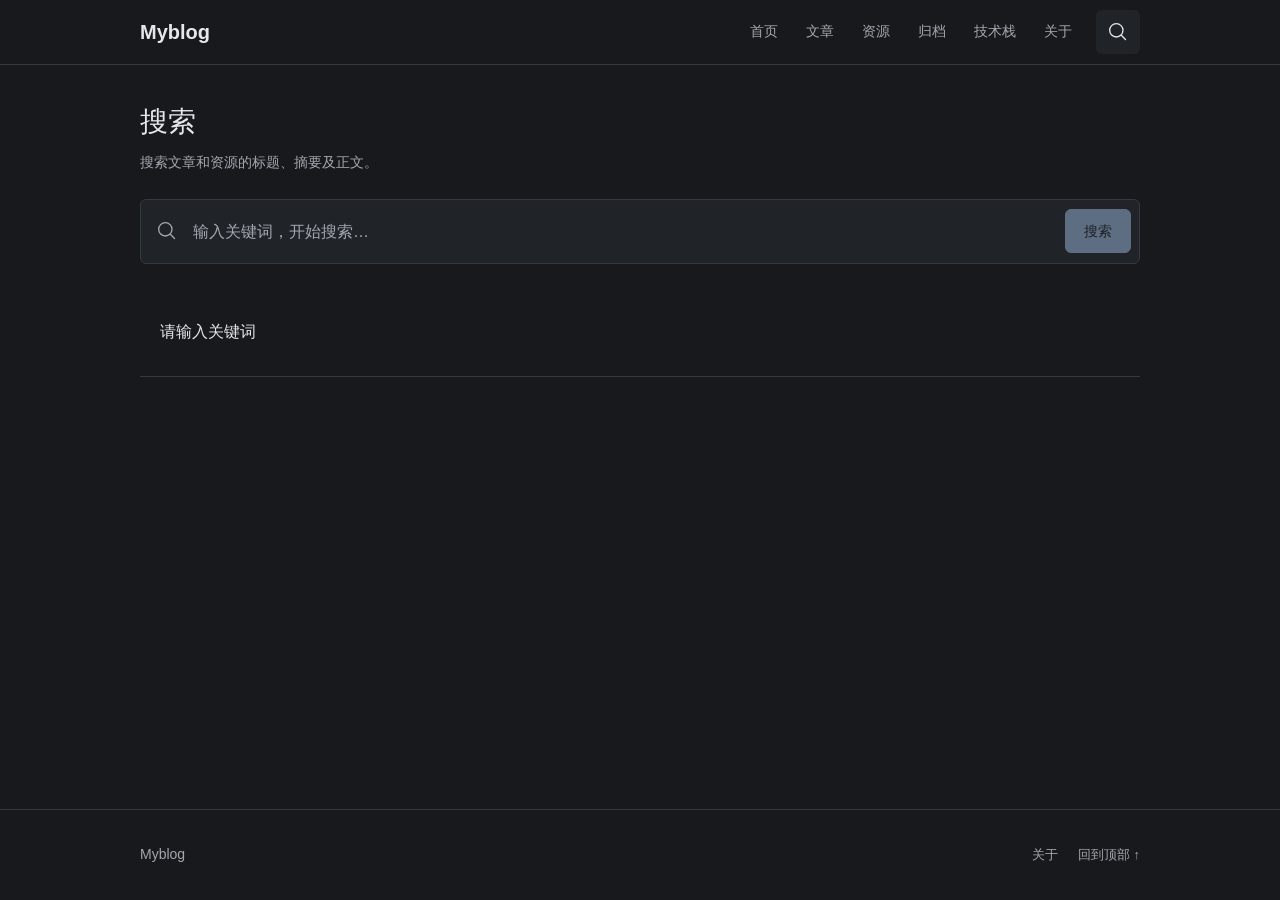
<file: search/index.html>
<!DOCTYPE html><html  lang="zh-CN"><head><meta charset="utf-8"><meta name="viewport" content="width=device-width, initial-scale=1"><title>搜索 · Myblog</title><script type="importmap">{"imports":{"#entry":"/_nuxt/oRWsc1wn.js"}}</script><style>.owner-login-link[data-v-bd678d2a]{min-height:44px;color:var(--muted);border-radius:var(--radius);justify-content:center;align-items:center;padding-inline:8px;font-size:14px;display:inline-flex}.owner-login-link.current[data-v-bd678d2a],.owner-login-link[data-v-bd678d2a]:hover{color:var(--ink);background:var(--surface)}</style><link rel="stylesheet" href="/_nuxt/entry.5DEQSFPT.css" crossorigin><link rel="preload" as="fetch" crossorigin="anonymous" href="/search/_payload.json?3a7f6f97-6f54-46a8-aed0-ad80e20539e6"><link rel="modulepreload" as="script" crossorigin href="/_nuxt/oRWsc1wn.js"><link rel="modulepreload" as="script" crossorigin href="/_nuxt/CD-PNPUN.js"><link rel="modulepreload" as="script" crossorigin href="/_nuxt/DpNmVMEL.js"><link rel="modulepreload" as="script" crossorigin href="/_nuxt/BXF4s_0O.js"><link rel="modulepreload" as="script" crossorigin href="/_nuxt/BsvE0gZZ.js"><link rel="modulepreload" as="script" crossorigin href="/_nuxt/DE4c_XCR.js"><link rel="modulepreload" as="script" crossorigin href="/_nuxt/Hz4oixwm.js"><link rel="modulepreload" as="script" crossorigin href="/_nuxt/DU1VZndS.js"><link rel="modulepreload" as="script" crossorigin href="/_nuxt/CMMkQPeu.js"><link rel="modulepreload" as="script" crossorigin href="/_nuxt/BbqNnyRe.js"><link rel="modulepreload" as="script" crossorigin href="/_nuxt/CBbmoxIT.js"><link rel="modulepreload" as="script" crossorigin href="/_nuxt/NQLaJJN2.js"><link rel="modulepreload" as="script" crossorigin href="/_nuxt/BZGVzJhv.js"><script type="module" src="/_nuxt/oRWsc1wn.js" crossorigin></script><meta name="theme-color" content="#17191c"><link rel="icon" type="image/svg+xml" href="/favicon.svg"><meta name="description" content="搜索博客中已公开的文章与资源。"><meta property="og:title" content="搜索 · Myblog"><meta property="og:description" content="搜索博客中已公开的文章与资源。"><meta property="og:type" content="website"><meta property="og:url" content="https://ljk00000.github.io/search"><meta property="og:site_name" content="Myblog"><meta property="og:locale" content="zh_CN"><meta name="twitter:card" content="summary"><meta name="robots" content="noindex, follow"><link rel="canonical" href="https://ljk00000.github.io/search"></head><body><div id="__nuxt"><!--[--><div class="nuxt-loading-indicator" style="position:fixed;top:0;right:0;left:0;pointer-events:none;width:auto;height:2px;opacity:0;background:#9db9dc;background-size:0% auto;transform:scaleX(0%);transform-origin:left;transition:transform 0.1s, height 0.4s, opacity 0.4s;z-index:999999;"></div><div></div><div class="site-shell" data-v-bd678d2a><a class="skip-link" href="#main-content" data-v-bd678d2a>跳转到正文</a><header class="site-header" data-v-bd678d2a><div class="container header-inner" data-v-bd678d2a><a href="/" class="brand" aria-label="返回首页" data-v-bd678d2a>Myblog</a><div class="header-actions" data-v-bd678d2a><nav class="desktop-nav" aria-label="主导航" data-v-bd678d2a><!--[--><a href="/" class="" data-v-bd678d2a>首页</a><a href="/articles" class="" data-v-bd678d2a>文章</a><a href="/resources" class="" data-v-bd678d2a>资源</a><a href="/archives" class="" data-v-bd678d2a>归档</a><a href="/tech-stack" class="" data-v-bd678d2a>技术栈</a><a href="/about" class="" data-v-bd678d2a>关于</a><!--]--></nav><a aria-current="page" href="/search" class="router-link-active router-link-exact-active icon-button current" aria-label="搜索文章和资源" data-v-bd678d2a><svg class="icon" viewbox="0 0 24 24" fill="none" stroke="currentColor" stroke-width="1.6" stroke-linecap="round" stroke-linejoin="round" aria-hidden="true" data-v-bd678d2a><path d="m21 21-5-5M18 10a8 8 0 1 1-16 0 8 8 0 0 1 16 0Z"></path></svg></a><!----><button class="icon-button mobile-toggle" type="button" aria-expanded="false" aria-controls="mobile-nav" aria-label="展开导航" data-v-bd678d2a><svg class="icon" viewbox="0 0 24 24" fill="none" stroke="currentColor" stroke-width="1.6" stroke-linecap="round" stroke-linejoin="round" aria-hidden="true" data-v-bd678d2a><path d="M4 6h16M4 12h16M4 18h16"></path></svg></button></div></div><!----></header><!----><main id="main-content" class="container main-content" tabindex="-1" data-v-bd678d2a><!--[--><div><header class="page-heading"><h1>搜索</h1><p>搜索文章和资源的标题、摘要及正文。</p></header><form class="search-form" role="search"><label class="sr-only" for="global-search">搜索文章与资源</label><svg class="icon" viewbox="0 0 24 24" fill="none" stroke="currentColor" stroke-width="1.6" stroke-linecap="round" stroke-linejoin="round" aria-hidden="true"><path d="m21 21-5-5M18 10a8 8 0 1 1-16 0 8 8 0 0 1 16 0Z"></path></svg><input id="global-search" value="" type="search" name="q" maxlength="200" placeholder="输入关键词，开始搜索…"><button class="button" type="submit" disabled>搜索</button></form><div class="content-state state-empty" role="status" aria-busy="false"><h3>请输入关键词</h3><!----><!----><!--[--><!--]--></div></div><!--]--></main><footer class="site-footer" data-v-bd678d2a><div class="container footer-inner" data-v-bd678d2a><div data-v-bd678d2a><a href="/" class="footer-title" data-v-bd678d2a>Myblog</a><!----></div><nav aria-label="页脚导航" class="footer-links" data-v-bd678d2a><!----><!----><a href="/about" class="" data-v-bd678d2a>关于</a><a href="#main-content" data-v-bd678d2a>回到顶部 ↑</a></nav></div></footer></div><!--]--></div><div id="teleports"></div><script>window.__NUXT__={};window.__NUXT__.config={public:{pagesExport:true,supabaseUrl:"",supabasePublishableKey:"",ownerUserId:""},app:{baseURL:"/",buildId:"3a7f6f97-6f54-46a8-aed0-ad80e20539e6",buildAssetsDir:"/_nuxt/",cdnURL:""}}</script><script type="application/json" data-nuxt-data="nuxt-app" data-ssr="true" id="__NUXT_DATA__" data-src="/search/_payload.json?3a7f6f97-6f54-46a8-aed0-ad80e20539e6">[{"state":1,"once":6,"_errors":7,"serverRendered":9,"path":10,"prerenderedAt":11},["Reactive",2],{"$sowner-auth:user":3,"$sowner-auth:initialized":4,"$sowner-auth:busy":4,"$sowner-auth:error":5},null,false,"",["Set"],["ShallowReactive",8],{"blog-site":-1,"search-articles::1":-1,"search-resources::1":-1},true,"\u002Fsearch",1794836575707]</script></body></html>
</file>
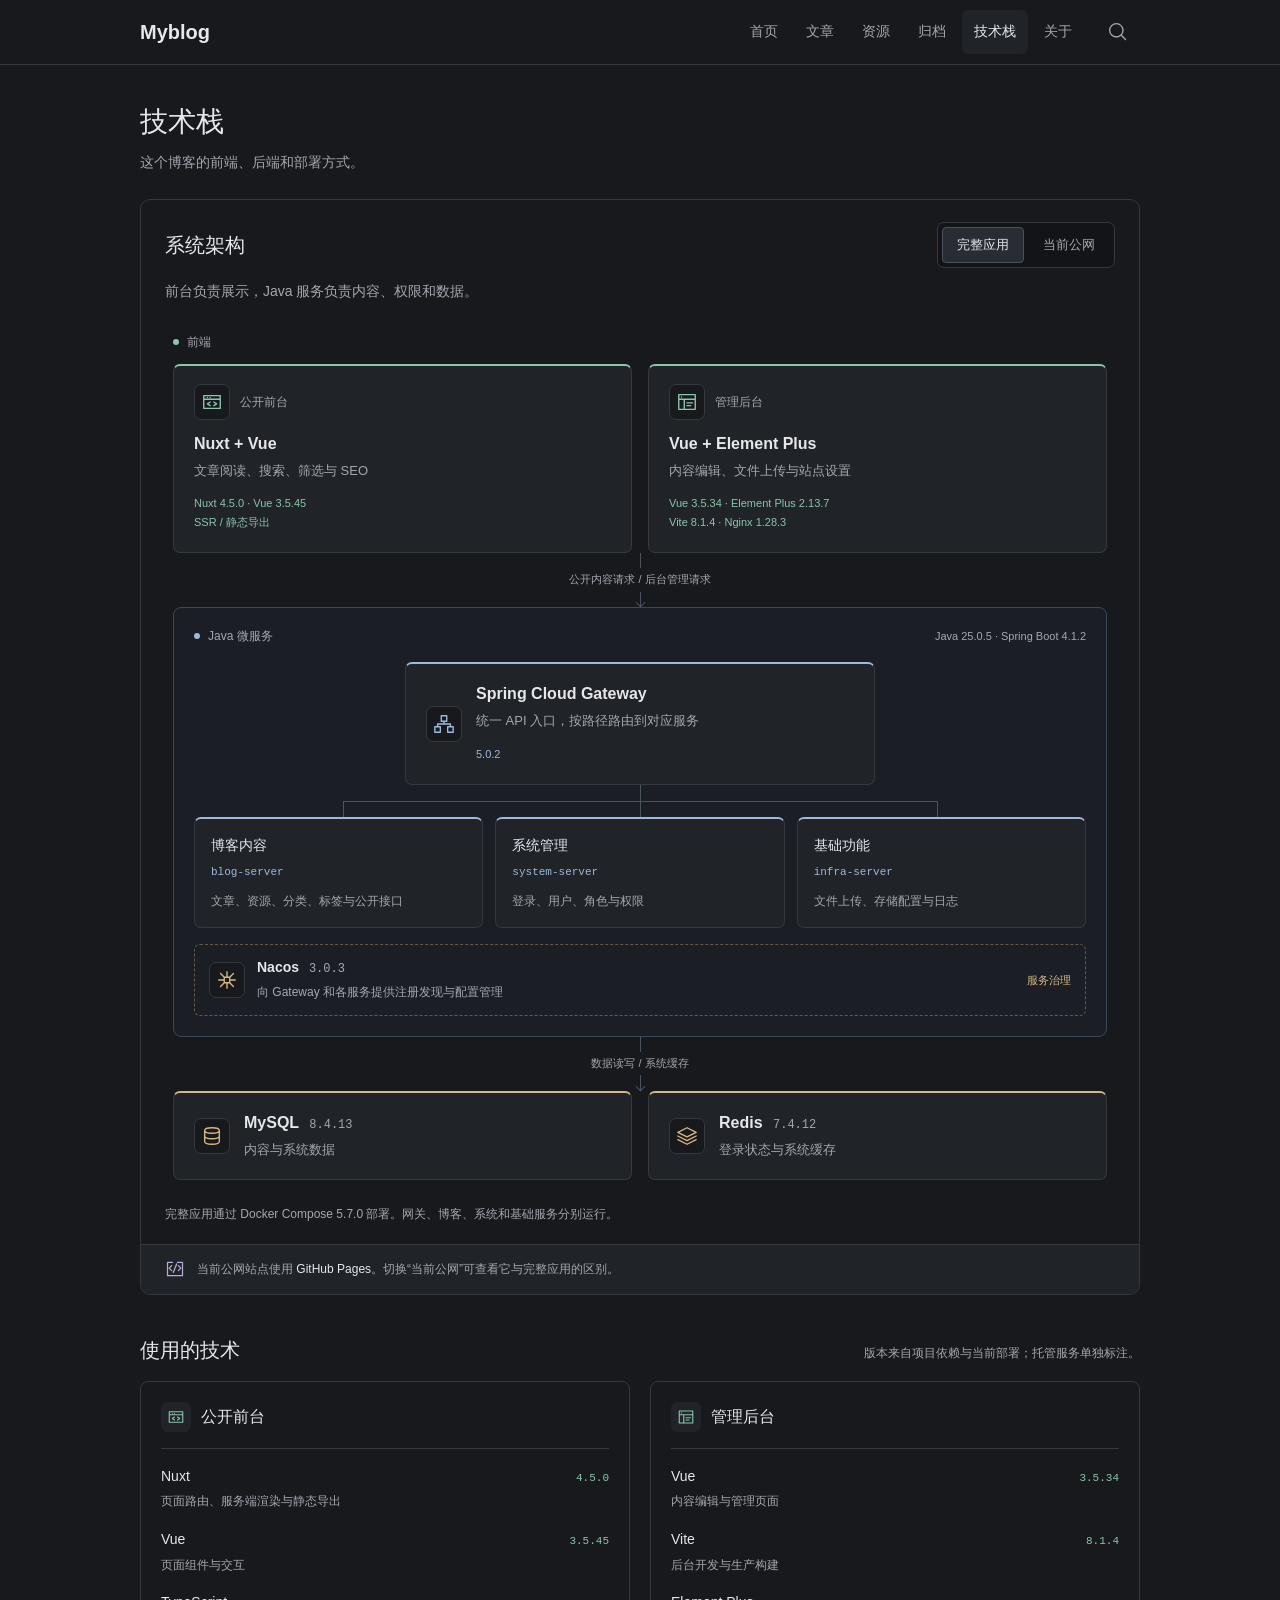
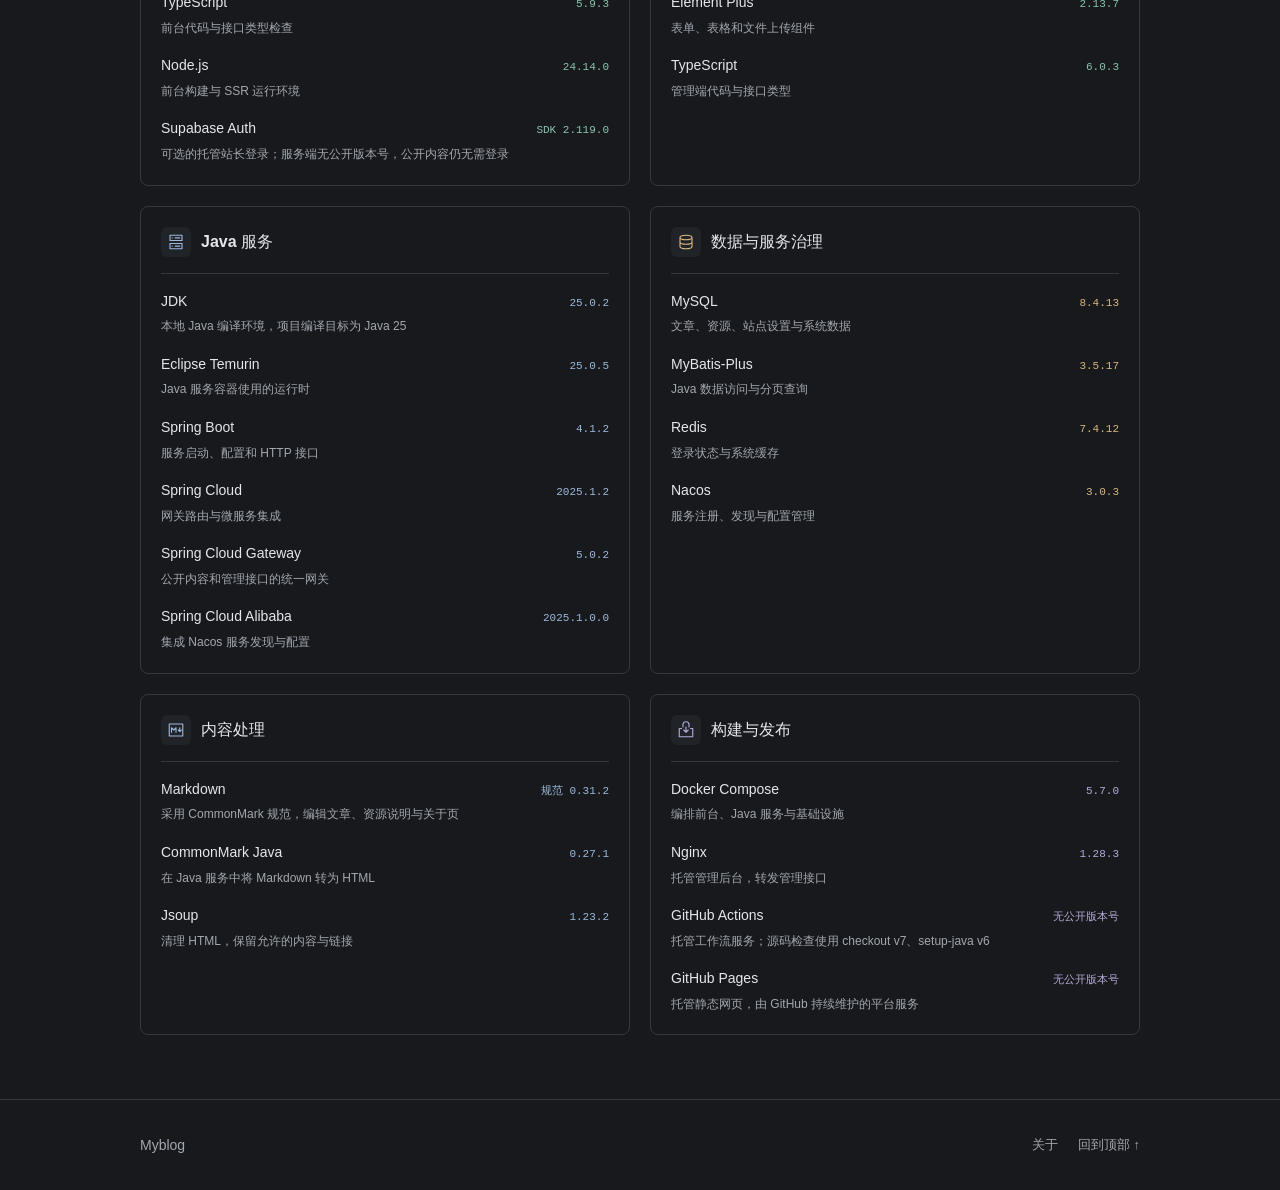
<file: tech-stack/index.html>
<!DOCTYPE html><html  lang="zh-CN"><head><meta charset="utf-8"><meta name="viewport" content="width=device-width, initial-scale=1"><title>技术栈 · Myblog</title><script type="importmap">{"imports":{"#entry":"/_nuxt/oRWsc1wn.js"}}</script><style>.owner-login-link[data-v-bd678d2a]{min-height:44px;color:var(--muted);border-radius:var(--radius);justify-content:center;align-items:center;padding-inline:8px;font-size:14px;display:inline-flex}.owner-login-link.current[data-v-bd678d2a],.owner-login-link[data-v-bd678d2a]:hover{color:var(--ink);background:var(--surface)}</style><style>.stack-page[data-v-f773e975]{--line:#4a5360;--green:#8bc5ac;--blue:#9db9dc;--amber:#d7b783;--purple:#b7aad9}.tone-green[data-v-f773e975]{--tone:var(--green)}.tone-blue[data-v-f773e975]{--tone:var(--blue)}.tone-amber[data-v-f773e975]{--tone:var(--amber)}.tone-purple[data-v-f773e975]{--tone:var(--purple)}.architecture[data-v-f773e975]{border:1px solid var(--border);border-radius:10px;overflow:clip}.architecture-toolbar[data-v-f773e975]{justify-content:space-between;align-items:center;gap:20px;padding:22px 24px 0;display:flex}.architecture-toolbar h2[data-v-f773e975],.inventory-heading h2[data-v-f773e975]{font-size:20px}.architecture-switch[data-v-f773e975]{border:1px solid var(--border);background:#121417;border-radius:7px;flex-shrink:0;gap:4px;padding:4px;display:flex}.architecture-switch button[data-v-f773e975]{min-height:36px;color:var(--muted);background:0 0;border:1px solid #0000;border-radius:4px;padding:6px 14px;font-size:13px}.architecture-switch button[aria-pressed=true][data-v-f773e975]{background:var(--surface-raised);color:var(--ink);border-color:#48515e}.architecture-switch button[data-v-f773e975]:hover{color:var(--ink)}.architecture-description[data-v-f773e975]{color:var(--muted);margin:12px 24px 0;font-size:14px}.architecture-figure[data-v-f773e975]{margin:0}.diagram-canvas[data-v-f773e975]{padding:28px 32px 24px}.layer-caption[data-v-f773e975]{color:var(--muted);align-items:center;gap:8px;margin-bottom:12px;font-size:12px;font-weight:500;display:flex}.legend-dot[data-v-f773e975]{background:var(--tone);border-radius:50%;flex-shrink:0;width:6px;height:6px}.node-grid[data-v-f773e975]{gap:16px;min-width:0;display:grid}.node-grid-two[data-v-f773e975]{grid-template-columns:repeat(2,minmax(0,1fr))}.stack-node[data-v-f773e975]{border:1px solid var(--border);border-top:2px solid var(--tone);background:var(--surface);border-radius:7px;min-width:0;padding:18px 20px;position:relative}.node-heading[data-v-f773e975]{gap:10px;margin-bottom:12px}.node-heading[data-v-f773e975],.node-icon[data-v-f773e975]{align-items:center;display:flex}.node-icon[data-v-f773e975]{border:1px solid var(--border);width:36px;height:36px;color:var(--tone);background:#17191c;border-radius:7px;flex-shrink:0;justify-content:center}.node-icon svg[data-v-f773e975]{width:22px;height:22px}.node-type[data-v-f773e975]{color:var(--muted);font-size:12px}.publish-step h3[data-v-f773e975],.registry-node h3[data-v-f773e975],.stack-node h3[data-v-f773e975]{font-size:16px;font-weight:600}.publish-step p[data-v-f773e975],.registry-node p[data-v-f773e975],.stack-node p[data-v-f773e975]{color:var(--muted);margin-top:4px;font-size:13px;line-height:1.7}.node-tag[data-v-f773e975]{color:var(--tone);margin-top:12px;font-size:11px;display:inline-block}.flow-connector[data-v-f773e975]{justify-content:center;align-items:center;min-height:54px;padding:8px 0;display:flex;position:relative}.flow-connector i[data-v-f773e975]{background:var(--line);width:1px;position:absolute;top:0;bottom:0;left:50%}.flow-connector i[data-v-f773e975]:after{content:"";border-right:1px solid var(--line);border-bottom:1px solid var(--line);width:7px;height:7px;position:absolute;bottom:1px;left:-3px;transform:rotate(45deg)}.flow-connector>span[data-v-f773e975]{color:var(--muted);background:var(--bg);text-align:center;padding:3px 10px;font-size:11px;line-height:1.6;position:relative}.backend-group[data-v-f773e975]{background:#1b1f25;border:1px solid #3b4859;border-radius:8px;padding:18px 20px 20px}.backend-heading[data-v-f773e975]{justify-content:space-between;align-items:center;gap:12px;margin-bottom:16px;display:flex}.backend-heading .layer-caption[data-v-f773e975]{margin:0}.backend-runtime[data-v-f773e975]{color:var(--muted);font-size:11px}.gateway-node[data-v-f773e975]{align-items:center;gap:14px;max-width:470px;margin-inline:auto;display:flex}.service-branches[data-v-f773e975]{grid-template-columns:repeat(3,minmax(0,1fr));height:32px;display:grid;position:relative}.service-branches[data-v-f773e975]:before{width:1px;height:16px;top:0;left:50%}.service-branches[data-v-f773e975]:after,.service-branches[data-v-f773e975]:before{content:"";background:var(--line);position:absolute}.service-branches[data-v-f773e975]:after{height:1px;top:16px;left:16.6667%;right:16.6667%}.service-branches span[data-v-f773e975]{position:relative}.service-branches span[data-v-f773e975]:after{content:"";background:var(--line);width:1px;height:16px;position:absolute;bottom:0;left:50%}.service-grid[data-v-f773e975]{grid-template-columns:repeat(3,minmax(0,1fr));gap:12px}.service-grid .stack-node[data-v-f773e975]{padding:16px}.service-grid h3[data-v-f773e975]{font-size:14px}.service-grid code[data-v-f773e975]{font-family:var(--mono);color:var(--tone);font-size:11px}.service-grid p[data-v-f773e975]{margin-top:8px;font-size:12px}.registry-node[data-v-f773e975]{border:1px dashed #665941;border-radius:6px;align-items:center;gap:12px;margin-top:16px;padding:12px 14px;display:flex}.registry-node h3[data-v-f773e975]{font-size:14px}.data-node h3 span[data-v-f773e975],.registry-node h3 span[data-v-f773e975]{font-family:var(--mono);color:var(--muted);margin-left:6px;font-size:12px;font-weight:400}.registry-node p[data-v-f773e975]{font-size:12px}.registry-kind[data-v-f773e975]{color:var(--amber);flex-shrink:0;margin-left:auto;font-size:11px}.data-node[data-v-f773e975]{align-items:center;gap:14px;display:flex}.architecture-figure figcaption[data-v-f773e975]{color:var(--muted);padding:0 24px 20px;font-size:12px}.architecture-note[data-v-f773e975]{border-top:1px solid var(--border);background:var(--surface);align-items:center;gap:12px;padding:14px 24px;display:flex}.architecture-note>svg[data-v-f773e975]{color:var(--purple);flex-shrink:0;width:20px;height:20px}.architecture-note p[data-v-f773e975]{color:var(--muted);font-size:12px}.architecture-note strong[data-v-f773e975]{color:var(--ink);font-weight:500}.pages-canvas[data-v-f773e975]{max-width:820px;margin-inline:auto}.publish-stage[data-v-f773e975]{border-radius:8px;padding:20px}.publish-stage[data-v-f773e975],.publish-step[data-v-f773e975]{border:1px solid var(--border)}.publish-step[data-v-f773e975]{background:var(--surface);border-left:2px solid var(--tone);border-radius:6px;align-items:center;gap:14px;padding:16px;display:flex}.publish-step>div[data-v-f773e975]{min-width:0}.step-label[data-v-f773e975]{color:var(--tone);flex-shrink:0;margin-left:auto;font-size:11px}.publish-stage .flow-connector[data-v-f773e975]{min-height:44px}.publish-boundary[data-v-f773e975]{min-height:66px}.stack-inventory[data-v-f773e975]{margin-top:40px}.inventory-heading[data-v-f773e975]{justify-content:space-between;align-items:baseline;gap:16px;padding-bottom:16px;display:flex}.inventory-heading p[data-v-f773e975]{color:var(--muted);font-size:12px}.technology-grid[data-v-f773e975]{grid-template-columns:repeat(2,minmax(0,1fr));gap:20px;display:grid}.technology-group[data-v-f773e975]{border:1px solid var(--border);border-radius:8px;min-width:0;padding:20px}.technology-group>h3[data-v-f773e975]{border-bottom:1px solid var(--border);align-items:center;gap:10px;padding-bottom:16px;font-size:16px;display:flex}.group-icon[data-v-f773e975]{background:var(--surface);width:30px;height:30px;color:var(--tone);border-radius:6px;justify-content:center;align-items:center;display:flex}.group-icon svg[data-v-f773e975]{width:18px;height:18px}.technology-group dl[data-v-f773e975]{margin:0}.technology-row[data-v-f773e975]{margin-top:16px}.technology-row dt[data-v-f773e975]{flex-wrap:wrap;justify-content:space-between;align-items:baseline;gap:4px 12px;font-size:14px;font-weight:500;display:flex}.tech-version[data-v-f773e975]{font-family:var(--mono);color:var(--tone);flex-shrink:0;font-size:11px;font-weight:400}.technology-row dd[data-v-f773e975]{color:var(--muted);margin:3px 0 0;font-size:12px;line-height:1.7}@media (width<=720px){.architecture-toolbar[data-v-f773e975]{padding:18px 18px 0}.architecture-toolbar h2[data-v-f773e975],.inventory-heading h2[data-v-f773e975]{font-size:18px}.architecture-description[data-v-f773e975]{margin-inline:18px;font-size:13px}.diagram-canvas[data-v-f773e975]{padding:22px 18px 18px}.backend-group[data-v-f773e975],.stack-node[data-v-f773e975]{padding:16px}.backend-heading[data-v-f773e975]{flex-wrap:wrap;gap:6px}.service-grid[data-v-f773e975]{grid-template-columns:minmax(0,1fr);gap:10px;margin-top:20px;padding-left:18px;position:relative}.service-grid[data-v-f773e975]:before{content:"";background:var(--line);width:1px;position:absolute;top:-20px;bottom:50px;left:0}.service-grid .stack-node[data-v-f773e975]:before{content:"";background:var(--line);width:18px;height:1px;position:absolute;top:calc(50% - 1px);left:-19px}.service-branches[data-v-f773e975]{display:none}.service-grid .stack-node[data-v-f773e975]{padding:12px 14px}.service-grid p[data-v-f773e975]{margin-top:4px}.registry-node[data-v-f773e975]{padding:12px}.registry-kind[data-v-f773e975]{display:none}.architecture-figure figcaption[data-v-f773e975]{padding-inline:18px}.architecture-note[data-v-f773e975]{align-items:start;padding:14px 18px}.architecture-note>svg[data-v-f773e975]{margin-top:2px}.publish-stage[data-v-f773e975]{padding:16px}.publish-step[data-v-f773e975]{padding:14px}.step-label[data-v-f773e975]{display:none}.technology-grid[data-v-f773e975]{gap:16px}.technology-group[data-v-f773e975]{padding:16px}.inventory-heading[data-v-f773e975]{flex-direction:column;align-items:start;gap:4px}}@media (width<=540px){.architecture-toolbar[data-v-f773e975]{flex-direction:column;align-items:start;gap:12px}.architecture-switch[data-v-f773e975]{width:100%}.architecture-switch button[data-v-f773e975]{flex:1;min-height:40px}.node-grid-two[data-v-f773e975],.technology-grid[data-v-f773e975]{grid-template-columns:minmax(0,1fr)}.node-grid-two[data-v-f773e975]{gap:12px}.node-heading[data-v-f773e975]{margin-bottom:8px}.publish-step h3[data-v-f773e975],.stack-node h3[data-v-f773e975]{font-size:15px}.node-tag[data-v-f773e975]{margin-top:8px}.gateway-node[data-v-f773e975]{align-items:start}.gateway-node .node-icon[data-v-f773e975]{display:none}.registry-node[data-v-f773e975]{align-items:start;gap:10px}.registry-node .node-icon[data-v-f773e975]{width:28px;height:28px}.registry-node .node-icon svg[data-v-f773e975]{width:18px;height:18px}.publish-step[data-v-f773e975]{align-items:start;gap:10px}.publish-step .node-icon[data-v-f773e975]{width:30px;height:30px}.publish-step .node-icon svg[data-v-f773e975]{width:19px;height:19px}.publish-step p[data-v-f773e975]{font-size:12px}.publish-stage[data-v-f773e975]{padding:14px}.publish-boundary>span[data-v-f773e975]{max-width:90%}.stack-inventory[data-v-f773e975]{margin-top:28px}}</style><link rel="stylesheet" href="/_nuxt/entry.5DEQSFPT.css" crossorigin><link rel="preload" as="fetch" crossorigin="anonymous" href="/tech-stack/_payload.json?3a7f6f97-6f54-46a8-aed0-ad80e20539e6"><link rel="modulepreload" as="script" crossorigin href="/_nuxt/oRWsc1wn.js"><link rel="modulepreload" as="script" crossorigin href="/_nuxt/CD-PNPUN.js"><link rel="modulepreload" as="script" crossorigin href="/_nuxt/DpNmVMEL.js"><link rel="modulepreload" as="script" crossorigin href="/_nuxt/BXF4s_0O.js"><link rel="modulepreload" as="script" crossorigin href="/_nuxt/BsvE0gZZ.js"><link rel="modulepreload" as="script" crossorigin href="/_nuxt/DE4c_XCR.js"><link rel="modulepreload" as="script" crossorigin href="/_nuxt/Hz4oixwm.js"><link rel="modulepreload" as="script" crossorigin href="/_nuxt/CFiUOCGw.js"><link rel="modulepreload" as="script" crossorigin href="/_nuxt/BZGVzJhv.js"><script type="module" src="/_nuxt/oRWsc1wn.js" crossorigin></script><meta name="theme-color" content="#17191c"><link rel="icon" type="image/svg+xml" href="/favicon.svg"><meta name="description" content="这个博客使用的前台、管理后台、Java 微服务、数据库与部署技术，以及完整应用和 GitHub Pages 的架构图。"><meta property="og:title" content="技术栈 · Myblog"><meta property="og:description" content="这个博客使用的前台、管理后台、Java 微服务、数据库与部署技术，以及完整应用和 GitHub Pages 的架构图。"><meta property="og:type" content="website"><meta property="og:url" content="https://ljk00000.github.io/tech-stack"><meta property="og:site_name" content="Myblog"><meta property="og:locale" content="zh_CN"><meta name="twitter:card" content="summary"><meta name="robots" content="index, follow"><link rel="canonical" href="https://ljk00000.github.io/tech-stack"></head><body><div id="__nuxt"><!--[--><div class="nuxt-loading-indicator" style="position:fixed;top:0;right:0;left:0;pointer-events:none;width:auto;height:2px;opacity:0;background:#9db9dc;background-size:0% auto;transform:scaleX(0%);transform-origin:left;transition:transform 0.1s, height 0.4s, opacity 0.4s;z-index:999999;"></div><div></div><div class="site-shell" data-v-bd678d2a><a class="skip-link" href="#main-content" data-v-bd678d2a>跳转到正文</a><header class="site-header" data-v-bd678d2a><div class="container header-inner" data-v-bd678d2a><a href="/" class="brand" aria-label="返回首页" data-v-bd678d2a>Myblog</a><div class="header-actions" data-v-bd678d2a><nav class="desktop-nav" aria-label="主导航" data-v-bd678d2a><!--[--><a href="/" class="" data-v-bd678d2a>首页</a><a href="/articles" class="" data-v-bd678d2a>文章</a><a href="/resources" class="" data-v-bd678d2a>资源</a><a href="/archives" class="" data-v-bd678d2a>归档</a><a aria-current="page" href="/tech-stack" class="router-link-active router-link-exact-active current" data-v-bd678d2a>技术栈</a><a href="/about" class="" data-v-bd678d2a>关于</a><!--]--></nav><a href="/search" class="icon-button" aria-label="搜索文章和资源" data-v-bd678d2a><svg class="icon" viewbox="0 0 24 24" fill="none" stroke="currentColor" stroke-width="1.6" stroke-linecap="round" stroke-linejoin="round" aria-hidden="true" data-v-bd678d2a><path d="m21 21-5-5M18 10a8 8 0 1 1-16 0 8 8 0 0 1 16 0Z"></path></svg></a><!----><button class="icon-button mobile-toggle" type="button" aria-expanded="false" aria-controls="mobile-nav" aria-label="展开导航" data-v-bd678d2a><svg class="icon" viewbox="0 0 24 24" fill="none" stroke="currentColor" stroke-width="1.6" stroke-linecap="round" stroke-linejoin="round" aria-hidden="true" data-v-bd678d2a><path d="M4 6h16M4 12h16M4 18h16"></path></svg></button></div></div><!----></header><!----><main id="main-content" class="container main-content" tabindex="-1" data-v-bd678d2a><!--[--><div class="stack-page" data-v-f773e975><header class="page-heading" data-v-f773e975><h1 data-v-f773e975>技术栈</h1><p data-v-f773e975>这个博客的前端、后端和部署方式。</p></header><section class="architecture" aria-labelledby="architecture-title" data-v-f773e975><div class="architecture-toolbar" data-v-f773e975><h2 id="architecture-title" data-v-f773e975>系统架构</h2><div class="architecture-switch" role="group" aria-label="选择架构图" data-v-f773e975><button type="button" aria-pressed="true" aria-controls="application-diagram" data-v-f773e975>完整应用</button><button type="button" aria-pressed="false" aria-controls="pages-diagram" data-v-f773e975>当前公网</button></div></div><p class="architecture-description" data-v-f773e975>前台负责展示，Java 服务负责内容、权限和数据。</p><figure id="application-diagram" class="architecture-figure" aria-labelledby="application-caption" style="" data-v-f773e975><div class="diagram-canvas" data-v-f773e975><div class="layer-caption" data-v-f773e975><span class="legend-dot tone-green" data-v-f773e975></span>前端</div><div class="node-grid node-grid-two" data-v-f773e975><div class="stack-node tone-green" data-v-f773e975><div class="node-heading" data-v-f773e975><span class="node-icon" data-v-f773e975><svg viewbox="0 0 24 24" fill="none" stroke="currentColor" stroke-width="1.5" stroke-linecap="round" stroke-linejoin="round" aria-hidden="true" data-v-f773e975><path d="M3 5h18v14H3ZM3 9h18M7 7h.01M10 7h.01m0 5-3 2 3 2m4-4 3 2-3 2"></path></svg></span><span class="node-type" data-v-f773e975>公开前台</span></div><h3 data-v-f773e975>Nuxt + Vue</h3><p data-v-f773e975>文章阅读、搜索、筛选与 SEO</p><span class="node-tag" data-v-f773e975>Nuxt 4.5.0 · Vue 3.5.45<br data-v-f773e975>SSR / 静态导出</span></div><div class="stack-node tone-green" data-v-f773e975><div class="node-heading" data-v-f773e975><span class="node-icon" data-v-f773e975><svg viewbox="0 0 24 24" fill="none" stroke="currentColor" stroke-width="1.5" stroke-linecap="round" stroke-linejoin="round" aria-hidden="true" data-v-f773e975><path d="M3 4h18v16H3ZM3 9h18M9 9v11M6 6.5h.01M12 13h6m-6 3h4"></path></svg></span><span class="node-type" data-v-f773e975>管理后台</span></div><h3 data-v-f773e975>Vue + Element Plus</h3><p data-v-f773e975>内容编辑、文件上传与站点设置</p><span class="node-tag" data-v-f773e975>Vue 3.5.34 · Element Plus 2.13.7<br data-v-f773e975>Vite 8.1.4 · Nginx 1.28.3</span></div></div><div class="flow-connector" data-v-f773e975><i aria-hidden="true" data-v-f773e975></i><span data-v-f773e975>公开内容请求 / 后台管理请求</span></div><div class="backend-group" data-v-f773e975><div class="backend-heading" data-v-f773e975><span class="layer-caption" data-v-f773e975><span class="legend-dot tone-blue" data-v-f773e975></span>Java 微服务</span><span class="backend-runtime" data-v-f773e975>Java 25.0.5 · Spring Boot 4.1.2</span></div><div class="stack-node gateway-node tone-blue" data-v-f773e975><span class="node-icon" data-v-f773e975><svg viewbox="0 0 24 24" fill="none" stroke="currentColor" stroke-width="1.5" stroke-linecap="round" stroke-linejoin="round" aria-hidden="true" data-v-f773e975><path d="M9 3h6v6H9ZM2 15h6v6H2Zm14 0h6v6h-6ZM12 9v3M5 15v-3h14v3"></path></svg></span><div data-v-f773e975><h3 data-v-f773e975>Spring Cloud Gateway</h3><p data-v-f773e975>统一 API 入口，按路径路由到对应服务</p><span class="node-tag" data-v-f773e975>5.0.2</span></div></div><div class="service-branches" aria-hidden="true" data-v-f773e975><span data-v-f773e975></span><span data-v-f773e975></span><span data-v-f773e975></span></div><div class="node-grid service-grid" data-v-f773e975><div class="stack-node tone-blue" data-v-f773e975><h3 data-v-f773e975>博客内容</h3><code data-v-f773e975>blog-server</code><p data-v-f773e975>文章、资源、分类、标签与公开接口</p></div><div class="stack-node tone-blue" data-v-f773e975><h3 data-v-f773e975>系统管理</h3><code data-v-f773e975>system-server</code><p data-v-f773e975>登录、用户、角色与权限</p></div><div class="stack-node tone-blue" data-v-f773e975><h3 data-v-f773e975>基础功能</h3><code data-v-f773e975>infra-server</code><p data-v-f773e975>文件上传、存储配置与日志</p></div></div><div class="registry-node tone-amber" data-v-f773e975><span class="node-icon" data-v-f773e975><svg viewbox="0 0 24 24" fill="none" stroke="currentColor" stroke-width="1.5" stroke-linecap="round" stroke-linejoin="round" aria-hidden="true" data-v-f773e975><path d="M9 9h6v6H9ZM12 3v6m0 6v6M3 12h6m6 0h6M5 5l4 4m6 6 4 4M5 19l4-4m6-6 4-4"></path></svg></span><div data-v-f773e975><h3 data-v-f773e975>Nacos <span data-v-f773e975>3.0.3</span></h3><p data-v-f773e975>向 Gateway 和各服务提供注册发现与配置管理</p></div><span class="registry-kind" data-v-f773e975>服务治理</span></div></div><div class="flow-connector" data-v-f773e975><i aria-hidden="true" data-v-f773e975></i><span data-v-f773e975>数据读写 / 系统缓存</span></div><div class="node-grid node-grid-two data-grid" data-v-f773e975><div class="stack-node data-node tone-amber" data-v-f773e975><span class="node-icon" data-v-f773e975><svg viewbox="0 0 24 24" fill="none" stroke="currentColor" stroke-width="1.5" stroke-linecap="round" stroke-linejoin="round" aria-hidden="true" data-v-f773e975><path d="M20 6c0 2-3.6 3-8 3S4 8 4 6s3.6-3 8-3 8 1 8 3Zm0 0v12c0 2-3.6 3-8 3s-8-1-8-3V6m0 6c0 2 3.6 3 8 3s8-1 8-3"></path></svg></span><div data-v-f773e975><h3 data-v-f773e975>MySQL <span data-v-f773e975>8.4.13</span></h3><p data-v-f773e975>内容与系统数据</p></div></div><div class="stack-node data-node tone-amber" data-v-f773e975><span class="node-icon" data-v-f773e975><svg viewbox="0 0 24 24" fill="none" stroke="currentColor" stroke-width="1.5" stroke-linecap="round" stroke-linejoin="round" aria-hidden="true" data-v-f773e975><path d="m12 3 10 5-10 5L2 8Zm-10 9 10 5 10-5M2 16l10 5 10-5"></path></svg></span><div data-v-f773e975><h3 data-v-f773e975>Redis <span data-v-f773e975>7.4.12</span></h3><p data-v-f773e975>登录状态与系统缓存</p></div></div></div></div><figcaption id="application-caption" data-v-f773e975>完整应用通过 Docker Compose 5.7.0 部署。网关、博客、系统和基础服务分别运行。</figcaption></figure><figure id="pages-diagram" class="architecture-figure" aria-labelledby="pages-caption" style="display:none;" data-v-f773e975><div class="diagram-canvas pages-canvas" data-v-f773e975><div class="publish-stage" data-v-f773e975><div class="layer-caption" data-v-f773e975><span class="legend-dot tone-blue" data-v-f773e975></span>构建阶段</div><div class="publish-step tone-blue" data-v-f773e975><span class="node-icon" data-v-f773e975><svg viewbox="0 0 24 24" fill="none" stroke="currentColor" stroke-width="1.5" stroke-linecap="round" stroke-linejoin="round" aria-hidden="true" data-v-f773e975><path d="M4 3h16v7H4Zm0 11h16v7H4ZM7 6.5h.01M7 17.5h.01M11 6.5h6m-6 11h6"></path></svg></span><div data-v-f773e975><h3 data-v-f773e975>Java 公开接口</h3><p data-v-f773e975>Spring Boot 4.1.2，提供已公开的文章、资源和站点设置</p></div><span class="step-label" data-v-f773e975>内容来源</span></div><div class="flow-connector" data-v-f773e975><i aria-hidden="true" data-v-f773e975></i><span data-v-f773e975>匿名读取公开内容</span></div><div class="publish-step tone-green" data-v-f773e975><span class="node-icon" data-v-f773e975><svg viewbox="0 0 24 24" fill="none" stroke="currentColor" stroke-width="1.5" stroke-linecap="round" stroke-linejoin="round" aria-hidden="true" data-v-f773e975><path d="M14 3H5v18h14V8Zm0 0v5h5M8 13h7m-3-3 3 3-3 3M8 18h7"></path></svg></span><div data-v-f773e975><h3 data-v-f773e975>Nuxt 4.5.0 静态导出</h3><p data-v-f773e975>预渲染 HTML，生成 CSS、JavaScript 和公开内容快照</p></div><span class="step-label" data-v-f773e975>本地构建</span></div></div><div class="flow-connector publish-boundary" data-v-f773e975><i aria-hidden="true" data-v-f773e975></i><span data-v-f773e975>提交静态产物，由 GitHub Actions 发布</span></div><div class="publish-stage" data-v-f773e975><div class="layer-caption" data-v-f773e975><span class="legend-dot tone-purple" data-v-f773e975></span>访问阶段</div><div class="publish-step tone-purple" data-v-f773e975><span class="node-icon" data-v-f773e975><svg viewbox="0 0 24 24" fill="none" stroke="currentColor" stroke-width="1.5" stroke-linecap="round" stroke-linejoin="round" aria-hidden="true" data-v-f773e975><path d="M9 4H3v16h18V4h-6M8 14l-3-3 3-3m8 6 3-3-3-3M14 6l-4 10"></path></svg></span><div data-v-f773e975><h3 data-v-f773e975>GitHub Pages</h3><p data-v-f773e975>托管服务，无公开版本号；通过 HTTPS 提供网页与静态资源</p></div><span class="step-label" data-v-f773e975>公网托管</span></div><div class="flow-connector" data-v-f773e975><i aria-hidden="true" data-v-f773e975></i><span data-v-f773e975>读取页面与同源 JSON 快照</span></div><div class="publish-step tone-green" data-v-f773e975><span class="node-icon" data-v-f773e975><svg viewbox="0 0 24 24" fill="none" stroke="currentColor" stroke-width="1.5" stroke-linecap="round" stroke-linejoin="round" aria-hidden="true" data-v-f773e975><path d="M3 3h18v14H3ZM3 7h18M8 21h8m-4-4v4M6 5h.01M9 5h.01"></path></svg></span><div data-v-f773e975><h3 data-v-f773e975>读者浏览器</h3><p data-v-f773e975>显示正文，并在本地完成搜索、筛选和分页</p></div><span class="step-label" data-v-f773e975>阅读与交互</span></div></div></div><figcaption id="pages-caption" data-v-f773e975>公开内容不连接本机 API。可选的站长登录由浏览器直连 Supabase Auth；后台内容更新后仍需重新导出并发布。</figcaption></figure><div class="architecture-note" data-v-f773e975><svg viewbox="0 0 24 24" fill="none" stroke="currentColor" stroke-width="1.5" stroke-linecap="round" stroke-linejoin="round" aria-hidden="true" data-v-f773e975><path d="M9 4H3v16h18V4h-6M8 14l-3-3 3-3m8 6 3-3-3-3M14 6l-4 10"></path></svg><p data-v-f773e975>当前公网站点使用 <strong data-v-f773e975>GitHub Pages</strong>。切换“当前公网”可查看它与完整应用的区别。</p></div></section><section class="stack-inventory" aria-labelledby="inventory-title" data-v-f773e975><div class="inventory-heading" data-v-f773e975><h2 id="inventory-title" data-v-f773e975>使用的技术</h2><p data-v-f773e975>版本来自项目依赖与当前部署；托管服务单独标注。</p></div><div class="technology-grid" data-v-f773e975><!--[--><section class="tone-green technology-group" data-v-f773e975><h3 data-v-f773e975><span class="group-icon" data-v-f773e975><svg viewbox="0 0 24 24" fill="none" stroke="currentColor" stroke-width="1.5" stroke-linecap="round" stroke-linejoin="round" aria-hidden="true" data-v-f773e975><path d="M3 5h18v14H3ZM3 9h18M7 7h.01M10 7h.01m0 5-3 2 3 2m4-4 3 2-3 2"></path></svg></span>公开前台</h3><dl data-v-f773e975><!--[--><div class="technology-row" data-v-f773e975><dt data-v-f773e975>Nuxt<span class="tech-version" data-v-f773e975>4.5.0</span></dt><dd data-v-f773e975>页面路由、服务端渲染与静态导出</dd></div><div class="technology-row" data-v-f773e975><dt data-v-f773e975>Vue<span class="tech-version" data-v-f773e975>3.5.45</span></dt><dd data-v-f773e975>页面组件与交互</dd></div><div class="technology-row" data-v-f773e975><dt data-v-f773e975>TypeScript<span class="tech-version" data-v-f773e975>5.9.3</span></dt><dd data-v-f773e975>前台代码与接口类型检查</dd></div><div class="technology-row" data-v-f773e975><dt data-v-f773e975>Node.js<span class="tech-version" data-v-f773e975>24.14.0</span></dt><dd data-v-f773e975>前台构建与 SSR 运行环境</dd></div><div class="technology-row" data-v-f773e975><dt data-v-f773e975>Supabase Auth<span class="tech-version" data-v-f773e975>SDK 2.119.0</span></dt><dd data-v-f773e975>可选的托管站长登录；服务端无公开版本号，公开内容仍无需登录</dd></div><!--]--></dl></section><section class="tone-green technology-group" data-v-f773e975><h3 data-v-f773e975><span class="group-icon" data-v-f773e975><svg viewbox="0 0 24 24" fill="none" stroke="currentColor" stroke-width="1.5" stroke-linecap="round" stroke-linejoin="round" aria-hidden="true" data-v-f773e975><path d="M3 4h18v16H3ZM3 9h18M9 9v11M6 6.5h.01M12 13h6m-6 3h4"></path></svg></span>管理后台</h3><dl data-v-f773e975><!--[--><div class="technology-row" data-v-f773e975><dt data-v-f773e975>Vue<span class="tech-version" data-v-f773e975>3.5.34</span></dt><dd data-v-f773e975>内容编辑与管理页面</dd></div><div class="technology-row" data-v-f773e975><dt data-v-f773e975>Vite<span class="tech-version" data-v-f773e975>8.1.4</span></dt><dd data-v-f773e975>后台开发与生产构建</dd></div><div class="technology-row" data-v-f773e975><dt data-v-f773e975>Element Plus<span class="tech-version" data-v-f773e975>2.13.7</span></dt><dd data-v-f773e975>表单、表格和文件上传组件</dd></div><div class="technology-row" data-v-f773e975><dt data-v-f773e975>TypeScript<span class="tech-version" data-v-f773e975>6.0.3</span></dt><dd data-v-f773e975>管理端代码与接口类型</dd></div><!--]--></dl></section><section class="tone-blue technology-group" data-v-f773e975><h3 data-v-f773e975><span class="group-icon" data-v-f773e975><svg viewbox="0 0 24 24" fill="none" stroke="currentColor" stroke-width="1.5" stroke-linecap="round" stroke-linejoin="round" aria-hidden="true" data-v-f773e975><path d="M4 3h16v7H4Zm0 11h16v7H4ZM7 6.5h.01M7 17.5h.01M11 6.5h6m-6 11h6"></path></svg></span>Java 服务</h3><dl data-v-f773e975><!--[--><div class="technology-row" data-v-f773e975><dt data-v-f773e975>JDK<span class="tech-version" data-v-f773e975>25.0.2</span></dt><dd data-v-f773e975>本地 Java 编译环境，项目编译目标为 Java 25</dd></div><div class="technology-row" data-v-f773e975><dt data-v-f773e975>Eclipse Temurin<span class="tech-version" data-v-f773e975>25.0.5</span></dt><dd data-v-f773e975>Java 服务容器使用的运行时</dd></div><div class="technology-row" data-v-f773e975><dt data-v-f773e975>Spring Boot<span class="tech-version" data-v-f773e975>4.1.2</span></dt><dd data-v-f773e975>服务启动、配置和 HTTP 接口</dd></div><div class="technology-row" data-v-f773e975><dt data-v-f773e975>Spring Cloud<span class="tech-version" data-v-f773e975>2025.1.2</span></dt><dd data-v-f773e975>网关路由与微服务集成</dd></div><div class="technology-row" data-v-f773e975><dt data-v-f773e975>Spring Cloud Gateway<span class="tech-version" data-v-f773e975>5.0.2</span></dt><dd data-v-f773e975>公开内容和管理接口的统一网关</dd></div><div class="technology-row" data-v-f773e975><dt data-v-f773e975>Spring Cloud Alibaba<span class="tech-version" data-v-f773e975>2025.1.0.0</span></dt><dd data-v-f773e975>集成 Nacos 服务发现与配置</dd></div><!--]--></dl></section><section class="tone-amber technology-group" data-v-f773e975><h3 data-v-f773e975><span class="group-icon" data-v-f773e975><svg viewbox="0 0 24 24" fill="none" stroke="currentColor" stroke-width="1.5" stroke-linecap="round" stroke-linejoin="round" aria-hidden="true" data-v-f773e975><path d="M20 6c0 2-3.6 3-8 3S4 8 4 6s3.6-3 8-3 8 1 8 3Zm0 0v12c0 2-3.6 3-8 3s-8-1-8-3V6m0 6c0 2 3.6 3 8 3s8-1 8-3"></path></svg></span>数据与服务治理</h3><dl data-v-f773e975><!--[--><div class="technology-row" data-v-f773e975><dt data-v-f773e975>MySQL<span class="tech-version" data-v-f773e975>8.4.13</span></dt><dd data-v-f773e975>文章、资源、站点设置与系统数据</dd></div><div class="technology-row" data-v-f773e975><dt data-v-f773e975>MyBatis-Plus<span class="tech-version" data-v-f773e975>3.5.17</span></dt><dd data-v-f773e975>Java 数据访问与分页查询</dd></div><div class="technology-row" data-v-f773e975><dt data-v-f773e975>Redis<span class="tech-version" data-v-f773e975>7.4.12</span></dt><dd data-v-f773e975>登录状态与系统缓存</dd></div><div class="technology-row" data-v-f773e975><dt data-v-f773e975>Nacos<span class="tech-version" data-v-f773e975>3.0.3</span></dt><dd data-v-f773e975>服务注册、发现与配置管理</dd></div><!--]--></dl></section><section class="tone-blue technology-group" data-v-f773e975><h3 data-v-f773e975><span class="group-icon" data-v-f773e975><svg viewbox="0 0 24 24" fill="none" stroke="currentColor" stroke-width="1.5" stroke-linecap="round" stroke-linejoin="round" aria-hidden="true" data-v-f773e975><path d="M3 4h18v16H3ZM6 15V9l3 3 3-3v6m3-3 2 2 2-2m-2 2V9"></path></svg></span>内容处理</h3><dl data-v-f773e975><!--[--><div class="technology-row" data-v-f773e975><dt data-v-f773e975>Markdown<span class="tech-version" data-v-f773e975>规范 0.31.2</span></dt><dd data-v-f773e975>采用 CommonMark 规范，编辑文章、资源说明与关于页</dd></div><div class="technology-row" data-v-f773e975><dt data-v-f773e975>CommonMark Java<span class="tech-version" data-v-f773e975>0.27.1</span></dt><dd data-v-f773e975>在 Java 服务中将 Markdown 转为 HTML</dd></div><div class="technology-row" data-v-f773e975><dt data-v-f773e975>Jsoup<span class="tech-version" data-v-f773e975>1.23.2</span></dt><dd data-v-f773e975>清理 HTML，保留允许的内容与链接</dd></div><!--]--></dl></section><section class="tone-purple technology-group" data-v-f773e975><h3 data-v-f773e975><span class="group-icon" data-v-f773e975><svg viewbox="0 0 24 24" fill="none" stroke="currentColor" stroke-width="1.5" stroke-linecap="round" stroke-linejoin="round" aria-hidden="true" data-v-f773e975><path d="M8 8V5a4 4 0 0 1 8 0v3m-4 0v7m-3-3 3 3 3-3M6 10H3v11h18V10h-3"></path></svg></span>构建与发布</h3><dl data-v-f773e975><!--[--><div class="technology-row" data-v-f773e975><dt data-v-f773e975>Docker Compose<span class="tech-version" data-v-f773e975>5.7.0</span></dt><dd data-v-f773e975>编排前台、Java 服务与基础设施</dd></div><div class="technology-row" data-v-f773e975><dt data-v-f773e975>Nginx<span class="tech-version" data-v-f773e975>1.28.3</span></dt><dd data-v-f773e975>托管管理后台，转发管理接口</dd></div><div class="technology-row" data-v-f773e975><dt data-v-f773e975>GitHub Actions<span class="tech-version" data-v-f773e975>无公开版本号</span></dt><dd data-v-f773e975>托管工作流服务；源码检查使用 checkout v7、setup-java v6</dd></div><div class="technology-row" data-v-f773e975><dt data-v-f773e975>GitHub Pages<span class="tech-version" data-v-f773e975>无公开版本号</span></dt><dd data-v-f773e975>托管静态网页，由 GitHub 持续维护的平台服务</dd></div><!--]--></dl></section><!--]--></div></section></div><!--]--></main><footer class="site-footer" data-v-bd678d2a><div class="container footer-inner" data-v-bd678d2a><div data-v-bd678d2a><a href="/" class="footer-title" data-v-bd678d2a>Myblog</a><!----></div><nav aria-label="页脚导航" class="footer-links" data-v-bd678d2a><!----><!----><a href="/about" class="" data-v-bd678d2a>关于</a><a href="#main-content" data-v-bd678d2a>回到顶部 ↑</a></nav></div></footer></div><!--]--></div><div id="teleports"></div><script>window.__NUXT__={};window.__NUXT__.config={public:{pagesExport:true,supabaseUrl:"",supabasePublishableKey:"",ownerUserId:""},app:{baseURL:"/",buildId:"3a7f6f97-6f54-46a8-aed0-ad80e20539e6",buildAssetsDir:"/_nuxt/",cdnURL:""}}</script><script type="application/json" data-nuxt-data="nuxt-app" data-ssr="true" id="__NUXT_DATA__" data-src="/tech-stack/_payload.json?3a7f6f97-6f54-46a8-aed0-ad80e20539e6">[{"state":1,"once":6,"_errors":7,"serverRendered":9,"path":10,"prerenderedAt":11},["Reactive",2],{"$sowner-auth:user":3,"$sowner-auth:initialized":4,"$sowner-auth:busy":4,"$sowner-auth:error":5},null,false,"",["Set"],["ShallowReactive",8],{"blog-site":-1},true,"\u002Ftech-stack",1794836575706]</script></body></html>
</file>
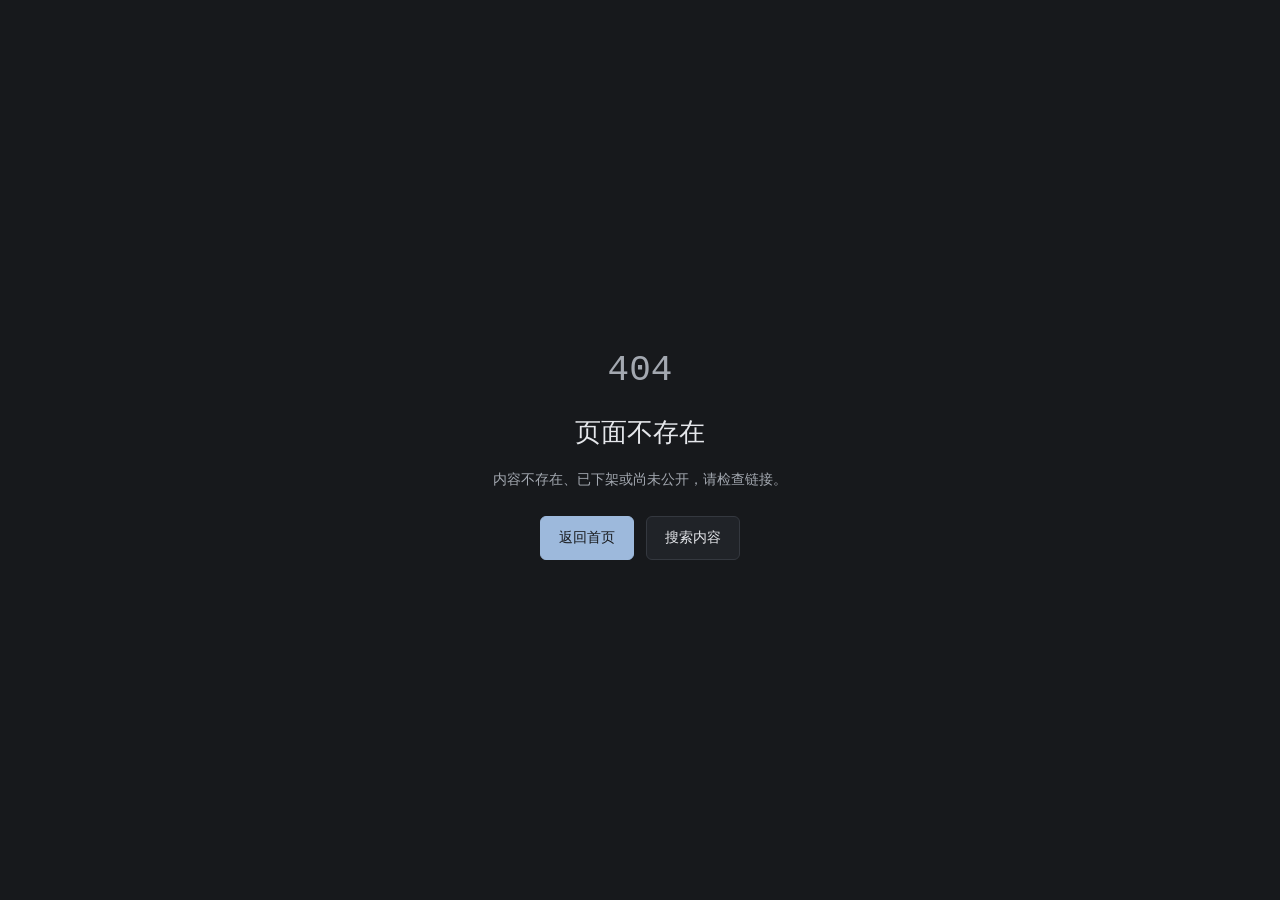
<file: 200.html>
<!DOCTYPE html><html  lang="zh-CN"><head><meta charset="utf-8"><meta name="viewport" content="width=device-width, initial-scale=1"><script type="importmap">{"imports":{"#entry":"/_nuxt/oRWsc1wn.js"}}</script><link rel="stylesheet" href="/_nuxt/entry.5DEQSFPT.css" crossorigin><link rel="modulepreload" as="script" crossorigin href="/_nuxt/oRWsc1wn.js"><script type="module" src="/_nuxt/oRWsc1wn.js" crossorigin></script><link rel="prefetch" as="script" crossorigin href="/_nuxt/CD-PNPUN.js"><link rel="prefetch" as="script" crossorigin href="/_nuxt/DpNmVMEL.js"><link rel="prefetch" as="script" crossorigin href="/_nuxt/BXF4s_0O.js"><link rel="prefetch" as="script" crossorigin href="/_nuxt/BsvE0gZZ.js"><link rel="prefetch" as="script" crossorigin href="/_nuxt/DE4c_XCR.js"><link rel="prefetch" as="script" crossorigin href="/_nuxt/Hz4oixwm.js"><meta name="theme-color" content="#17191c"><link rel="icon" type="image/svg+xml" href="/favicon.svg"></head><body><div id="__nuxt"></div><div id="teleports"></div><script>window.__NUXT__={};window.__NUXT__.config={public:{pagesExport:true,supabaseUrl:"",supabasePublishableKey:"",ownerUserId:""},app:{baseURL:"/",buildId:"3a7f6f97-6f54-46a8-aed0-ad80e20539e6",buildAssetsDir:"/_nuxt/",cdnURL:""}}</script><script type="application/json" data-nuxt-data="nuxt-app" data-ssr="false" id="__NUXT_DATA__">[{"prerenderedAt":1,"serverRendered":2},1794836575707,false]</script></body></html>
</file>
<file: _nuxt/entry.5DEQSFPT.css>
@layer reset{*,:after,:before{box-sizing:border-box}body,h1,h2,h3,p{margin:0}button,input{font:inherit}a,button{-webkit-tap-highlight-color:transparent}img,svg{max-width:100%;display:block}a{color:inherit;text-decoration:none}button{cursor:pointer}}@layer base{:root{--bg:#17191c;--surface:#202328;--surface-raised:#292d33;--ink:#e5e7eb;--muted:#a3a8b0;--accent:#9db9dc;--accent-hover:#c5d7ec;--border:#34383f;--danger:#f2aaa7;--radius:6px;--mono:"SFMono-Regular", Consolas, "Liberation Mono", monospace;--lightningcss-light: ;--lightningcss-dark:initial;color-scheme:dark;color:var(--ink);background:var(--bg);font-synthesis:none;font-family:-apple-system,BlinkMacSystemFont,Segoe UI,PingFang SC,Microsoft YaHei,sans-serif}html{scroll-padding-top:96px}body{overflow-wrap:anywhere;font-size:16px;line-height:1.7}::selection{color:#fff;background:#415773}:focus-visible{outline:2px solid var(--accent);outline-offset:3px;border-radius:3px}#main-content:focus{outline:none}a,button{transition:color .12s,background-color .12s,border-color .12s}a:hover{color:var(--accent-hover)}.disabled,button:disabled{opacity:.5;cursor:default}h1,h2,h3{font-weight:600;line-height:1.5}h1{font-size:28px}h2{font-size:22px}h3{font-size:20px}input{border:1px solid var(--border);border-radius:var(--radius);background:var(--surface);min-width:0;color:var(--ink)}input::placeholder{color:var(--muted)}input[type=search]{appearance:none}.sr-only{clip:rect(0,0,0,0);white-space:nowrap;border:0;width:1px;height:1px;margin:-1px;padding:0;position:absolute;overflow:hidden}.muted{color:var(--muted)}}@layer components{.container{width:min(1000px,100% - 64px);min-width:0;margin-inline:auto}.site-shell{flex-direction:column;min-height:100dvh;display:flex}.main-content{flex:1;padding-bottom:64px}.skip-link{z-index:100;background:var(--ink);color:var(--bg);border-radius:var(--radius);padding:10px 16px;position:fixed;top:-100px;left:16px}.skip-link:focus{color:var(--bg);top:12px}.site-header{z-index:30;background:var(--bg);border-bottom:1px solid var(--border);position:sticky;top:0}.header-inner{justify-content:space-between;align-items:center;gap:24px;min-height:64px;display:flex}.brand{min-width:0;font-size:20px;font-weight:650;line-height:1.4}.icon{flex:none;width:20px;height:20px}.desktop-nav,.header-actions{flex-shrink:0;align-items:center;gap:12px;display:flex}.desktop-nav{gap:4px}.desktop-nav a{color:var(--muted);border-radius:var(--radius);padding:10px 12px;font-size:14px}.desktop-nav a.current,.desktop-nav a:hover{color:var(--ink);background:var(--surface)}.desktop-nav a.current{font-weight:600}.icon-button{border-radius:var(--radius);width:44px;height:44px;color:var(--muted);background:0 0;border:1px solid #0000;flex-shrink:0;justify-content:center;align-items:center;display:inline-flex}.icon-button.current,.icon-button:hover{background:var(--surface);color:var(--ink)}.mobile-nav,.mobile-toggle{display:none}.button{border:1px solid var(--accent);border-radius:var(--radius);background:var(--accent);color:#17191c;text-align:center;justify-content:center;align-items:center;gap:10px;max-width:100%;min-height:44px;padding:10px 18px;font-size:14px;font-weight:600;line-height:1.5;display:inline-flex}.button:hover:not(:disabled){color:#17191c;background:var(--accent-hover);border-color:var(--accent-hover)}.button-secondary{background:var(--surface);color:var(--ink);border-color:var(--border)}.button-secondary:hover:not(:disabled){color:var(--ink);background:var(--surface-raised);border-color:var(--muted)}.text-link{color:var(--accent);align-items:center;gap:8px;padding-block:10px;font-size:14px;display:inline-flex}.text-link:hover{color:var(--accent-hover);text-underline-offset:4px;text-decoration:underline}.text-link .icon{width:16px;height:16px}.text-button{color:var(--accent);text-underline-offset:4px;background:0 0;border:0;padding:8px;text-decoration:underline}.eyebrow{color:var(--muted);font-size:13px}.home-page{padding-top:36px}.home-section{scroll-margin-top:96px}.home-section+.home-section{margin-top:40px}.section-heading{border-bottom:1px solid var(--border);justify-content:space-between;align-items:center;gap:16px;margin-bottom:0;padding-bottom:12px;display:flex}.section-heading h1,.section-heading h2{font-size:22px}.section-heading>.text-link{flex-shrink:0}.article-list{display:grid}.article-card{border-bottom:1px solid var(--border);align-items:center;gap:24px;min-width:0;padding:24px 0;display:flex}.card-body{flex:1;min-width:0}.card-meta{color:var(--muted);flex-wrap:wrap;align-items:center;gap:12px;margin-bottom:8px;font-size:13px;display:flex}.category-label{color:var(--accent);font-size:13px}.badge{color:var(--muted);border:1px solid var(--border);border-radius:3px;padding:0 6px;font-size:12px}.card-summary{color:var(--muted);margin-top:8px;font-size:14px;line-height:1.8}.card-bottom{justify-content:space-between;align-items:center;gap:16px;margin-top:12px;display:flex}.tag-list{color:var(--muted);flex-wrap:wrap;gap:4px 12px;min-width:0;font-size:13px;display:flex}.tag-list a{padding-block:4px}.reading-time{color:var(--muted);flex-shrink:0;font-size:12px}.card-cover{border-radius:var(--radius);flex:0 0 160px;width:160px}.card-cover img{-o-object-fit:cover;object-fit:cover;border-radius:inherit;background:var(--surface);width:100%;height:112px}.card-arrow{width:40px;height:44px;color:var(--muted);flex-shrink:0;place-items:center;display:grid}.card-arrow .icon{width:18px}.resource-grid{grid-template-columns:repeat(3,minmax(0,1fr));align-items:stretch;gap:16px;padding-top:20px;display:grid}.resource-card{border:1px solid var(--border);background:var(--surface);border-radius:var(--radius);flex-direction:column;min-width:0;display:flex}.resource-card-inner{flex-direction:column;flex:1;padding:20px;display:flex}.resource-cover{-o-object-fit:cover;object-fit:cover;background:var(--surface-raised);border-radius:5px 5px 0 0;width:100%;height:160px}.resource-top{flex-wrap:wrap;align-items:center;gap:8px;margin-bottom:12px;display:flex}.resource-icon{color:var(--muted)}.resource-icon .icon{width:18px;height:18px}.resource-card h3{font-size:18px}.resource-card .card-summary{margin-bottom:16px}.resource-bottom{border-top:1px solid var(--border);flex-wrap:wrap;justify-content:space-between;align-items:center;gap:12px;margin-top:auto;padding-top:12px;display:flex}.resource-bottom .text-link{margin-left:auto;padding-block:4px;font-size:13px}.page-heading{padding:36px 0 24px}.page-heading>p{color:var(--muted);margin-top:8px;font-size:14px}.filter-panel{border:1px solid var(--border);border-radius:var(--radius);background:var(--surface);padding:16px 20px}.filter-top{justify-content:space-between;gap:24px}.filter-top,.inline-search{align-items:center;display:flex}.inline-search{border:1px solid var(--border);border-radius:var(--radius);background:var(--bg);width:min(320px,100%)}.inline-search:focus-within,.search-form:focus-within{outline:2px solid var(--accent);outline-offset:2px}.inline-search input{background:0 0;border:0;width:100%;padding:10px 12px;font-size:14px}.inline-search .icon-button{width:44px;height:44px}.filter-row{align-items:baseline;gap:12px;margin-top:12px;display:flex}.filter-label{color:var(--muted);flex:0 0 32px;font-size:13px}.chips{flex-wrap:wrap;gap:4px;min-width:0;display:flex}.chip{min-height:40px;color:var(--muted);border:1px solid #0000;border-radius:4px;padding:8px 12px;font-size:13px;line-height:1.7;display:inline-flex}.chip.selected,.chip:hover{background:var(--surface-raised);color:var(--ink)}.chip.selected{border-color:#667b95}.clear-filter{color:var(--accent);margin-top:12px;padding-block:8px;font-size:13px;display:inline-block}.results-section{margin-top:24px;scroll-margin-top:96px}.results-heading{justify-content:space-between;gap:16px;padding-bottom:12px;font-size:13px;display:flex}.content-state,.results-heading{color:var(--muted);border-bottom:1px solid var(--border)}.content-state{padding:32px 20px}.content-state h3{color:var(--ink);font-size:16px;font-weight:500}.content-state p{margin-top:6px;font-size:14px}.content-state>.button{margin-top:16px}.state-error h3{color:var(--danger)}.site-notice{color:var(--danger);background:var(--surface);border:1px solid var(--border);border-radius:var(--radius);margin-top:16px;padding:8px 16px;font-size:14px}.pagination,.site-notice{justify-content:space-between;align-items:center;gap:12px;display:flex}.pagination{margin-top:28px;font-size:13px}.page-numbers{flex-wrap:wrap;justify-content:center;align-items:center;gap:4px;display:flex}.page-numbers a{border-radius:var(--radius);border:1px solid #0000;place-items:center;min-width:40px;min-height:44px;display:grid}.page-numbers .selected,.page-numbers a:hover{background:var(--surface)}.page-numbers .selected{color:var(--ink);border-color:var(--border)}.page-step{border:1px solid var(--border);border-radius:var(--radius);flex-shrink:0;padding:10px 12px}.page-step:not(.disabled):hover{background:var(--surface)}.narrow-page{max-width:760px;margin-inline:auto}.archive-year{grid-template-columns:100px minmax(0,1fr);gap:24px;padding-block:16px;display:grid}.archive-year h2{padding-top:12px;font-size:22px}.archive-year h2>span{color:var(--muted);margin-left:6px;font-size:13px;font-weight:400}.archive-year ul{margin:0;padding:0;list-style:none}.archive-year li{border-bottom:1px solid var(--border)}.archive-year li a{justify-content:space-between;align-items:center;gap:16px;min-height:56px;padding-block:12px;font-size:15px;display:flex}.archive-count{color:var(--muted);align-items:center;gap:12px;font-size:13px;display:flex}.archive-count .icon{width:16px}.author-card{border-bottom:1px solid var(--border);align-items:start;gap:20px;margin-bottom:28px;padding-bottom:24px;display:flex}.author-card>div{min-width:0}.avatar{-o-object-fit:cover;object-fit:cover;border-radius:var(--radius);border:1px solid var(--border);flex:0 0 64px;width:64px;height:64px}.author-monogram{background:var(--surface);color:var(--muted);place-items:center;font-size:24px;display:grid}.author-name{margin-bottom:6px;font-size:20px;font-weight:600}.author-card .muted{font-size:14px}.author-links{flex-wrap:wrap;gap:20px;margin-top:8px;display:flex}.search-form{border:1px solid var(--border);border-radius:var(--radius);background:var(--surface);align-items:center;gap:12px;margin-bottom:24px;padding:8px;display:flex}.search-form>.icon{color:var(--muted);margin-left:8px}.search-form input{background:0 0;border:0;flex:1;width:100%;min-width:0;padding:10px 4px}.search-form .button{flex-shrink:0}.search-summary{color:var(--muted);margin:24px 0;font-size:14px}.search-results section+section{margin-top:40px}.count-label{color:var(--muted);margin-left:8px;font-size:14px;font-weight:400}.breadcrumbs{color:var(--muted);flex-wrap:wrap;gap:10px;margin-top:24px;font-size:13px;display:flex}.detail-heading{max-width:840px;margin:28px 0}.detail-heading h1{margin-block:12px 16px;font-size:30px;line-height:1.5}.detail-summary{color:var(--muted);max-width:720px;font-size:16px;line-height:1.8}.detail-meta{color:var(--muted);flex-wrap:wrap;gap:20px;margin-top:16px;font-size:13px;display:flex}.detail-heading .tag-list{margin-top:12px}.detail-cover{-o-object-fit:contain;object-fit:contain;background:var(--surface);border:1px solid var(--border);border-radius:var(--radius);width:100%;height:auto;max-height:500px;margin-bottom:28px}.reading-layout{border-top:1px solid var(--border);grid-template-columns:minmax(0,720px);gap:40px;padding-top:24px;display:grid}.reading-layout.has-toc{grid-template-columns:minmax(0,1fr) 200px}.reading-column{grid-area:1/1;min-width:0}.reading-column .content-body{max-width:720px}.toc{border-left:1px solid var(--border);grid-area:1/2;align-self:start;min-width:0;max-height:calc(100dvh - 120px);padding-left:20px;position:sticky;top:96px;overflow-y:auto}.toc summary{cursor:pointer;margin-bottom:12px;padding-block:4px;font-size:14px;font-weight:600}.toc nav{display:grid}.toc nav a{color:var(--muted);padding-block:8px;font-size:13px;line-height:1.7}.toc nav a.active,.toc nav a:hover{color:var(--accent);text-underline-offset:4px;text-decoration:underline}.resource-destination{background:var(--surface);border:1px solid var(--border);border-radius:var(--radius);justify-content:space-between;align-items:center;gap:24px;margin-bottom:28px;padding:20px;display:flex}.resource-destination>div{min-width:0}.resource-destination .button{flex-shrink:0}.destination-url{font-family:var(--mono);color:var(--muted);word-break:break-all;margin-top:6px;font-size:13px}.content-body{min-width:0}.prose{color:#d5d8dd;overflow-wrap:anywhere;font-size:16px;line-height:1.9}.prose>:first-child{margin-top:0}.prose blockquote,.prose figure,.prose ol,.prose p,.prose pre,.prose table,.prose ul{margin-block:0 24px}.prose :is(h1,h2,h3,h4,h5,h6){color:var(--ink);margin:36px 0 16px;scroll-margin-top:96px;line-height:1.6}.prose h1{font-size:28px}.prose h2{border-bottom:1px solid var(--border);padding-bottom:8px;font-size:24px}.prose h3{font-size:20px}.prose :is(h4,h5,h6){font-size:18px}.prose a{color:var(--accent);text-underline-offset:4px;text-decoration:underline}.prose a:hover{color:var(--accent-hover)}.prose strong{color:var(--ink);font-weight:650}.prose blockquote{background:var(--surface);color:var(--muted);border-left:3px solid #667b95;padding:12px 20px}.prose blockquote>:last-child{margin-bottom:0}.prose img{border:1px solid var(--border);border-radius:var(--radius);max-width:100%;height:auto;margin:24px auto;display:block}.prose figure{margin-inline:0}.prose figcaption{color:var(--muted);text-align:center;font-size:13px}.prose code{font-family:var(--mono);background:var(--surface-raised);color:var(--ink);overflow-wrap:anywhere;border-radius:3px;padding:2px 5px;font-size:.88em}.prose pre{border:1px solid var(--border);color:#d5d8dd;border-radius:var(--radius);tab-size:2;background:#121417;min-width:0;max-width:100%;padding:56px 20px 20px;font-size:13px;line-height:1.7;position:relative;overflow-x:auto}.prose pre code{color:inherit;font-size:inherit;overflow-wrap:normal;white-space:pre;background:0 0;border:0;padding:0}.copy-code{border:1px solid var(--border);min-height:36px;color:var(--muted);background:var(--surface);border-radius:4px;padding:7px 12px;font-size:12px;position:absolute;top:8px;right:8px}.copy-code:hover{background:var(--surface-raised);color:var(--ink)}.prose table{border-collapse:collapse;width:100%;max-width:100%;font-size:14px;display:block;overflow-x:auto}.prose td,.prose th{border:1px solid var(--border);text-align:left;min-width:88px;padding:10px 14px}.prose th{background:var(--surface);font-weight:600}.prose hr{border:0;border-top:1px solid var(--border);margin-block:32px}.prose li{margin-bottom:6px;padding-left:4px}.article-end{border-top:1px solid var(--border);margin-top:40px;padding-top:16px}.reading-progress{z-index:60;pointer-events:none;background:var(--accent);transform-origin:0;width:100%;height:2px;position:fixed;top:0;left:0}.site-footer{border-top:1px solid var(--border)}.footer-inner{color:var(--muted);justify-content:space-between;align-items:center;gap:24px;padding-block:24px;font-size:13px;display:flex}.footer-title{font-size:14px}.footer-inner p{margin-top:4px}.footer-links{flex-wrap:wrap;flex-shrink:0;gap:8px 20px;display:flex}.footer-links a{align-items:center;gap:6px;padding-block:10px;display:inline-flex}.footer-links .icon{width:14px;height:14px}.error-page{text-align:center;place-content:center;min-height:100dvh;padding:40px 24px;display:grid}.error-code{font-family:var(--mono);color:var(--muted);margin-bottom:12px;font-size:36px}.error-page h1{font-size:26px}.error-page p:not(.error-code){color:var(--muted);max-width:440px;margin:16px auto 24px;font-size:14px}.error-actions{flex-wrap:wrap;justify-content:center;gap:12px;display:flex}}@layer responsive{@media (width<=860px){.resource-grid{grid-template-columns:repeat(2,minmax(0,1fr))}.reading-layout.has-toc{grid-template-columns:minmax(0,1fr) 180px;gap:24px}}@media (width<=720px){.container{width:calc(100% - 40px)}.main-content{padding-bottom:40px}.header-inner{gap:16px;min-height:60px}.header-actions{gap:0}.desktop-nav{display:none}.mobile-toggle{display:inline-flex}.mobile-nav{border-top:1px solid var(--border);grid-template-columns:repeat(3,minmax(0,1fr));gap:4px;padding-block:8px 12px;display:grid}.mobile-nav a{text-align:center;color:var(--muted);border-radius:4px;padding:10px 8px;font-size:14px}.mobile-nav a.current{background:var(--surface);color:var(--ink)}.home-page{padding-top:24px}.home-section+.home-section{margin-top:28px}.section-heading h1,.section-heading h2{font-size:20px}.section-heading>.text-link{font-size:13px}.page-heading{padding:24px 0 20px}h1{font-size:26px}.article-card{align-items:start;gap:16px;padding-block:20px}.article-card h3{font-size:18px}.card-cover{flex-basis:100px;width:100px;margin-top:6px}.card-cover img{height:80px}.card-bottom{flex-wrap:wrap;gap:8px}.card-arrow{display:none}.filter-panel{padding:16px}.filter-top{flex-direction:column;align-items:start;gap:12px}.inline-search{width:100%}.filter-row{gap:8px}.results-heading{gap:12px;font-size:12px}.content-state{padding:24px 0}.reading-layout,.reading-layout.has-toc{grid-template-columns:minmax(0,1fr);gap:24px}.toc{background:var(--surface);border:1px solid var(--border);border-radius:var(--radius);grid-area:1/1;max-height:none;padding:12px 16px;position:static}.toc summary{margin-bottom:0}.toc details[open] summary{margin-bottom:12px}.reading-column{grid-row:auto}.detail-heading{margin-block:24px}.detail-heading h1{font-size:26px}.resource-destination{flex-direction:column;align-items:stretch;gap:16px;padding:16px}.archive-year{grid-template-columns:72px minmax(0,1fr);gap:16px}.archive-year h2{font-size:20px}.archive-year li a{flex-wrap:wrap;gap:4px 12px}.footer-inner{flex-direction:column;align-items:start;gap:8px}.footer-links{flex-shrink:1;gap:8px 20px}}@media (width<=480px){.resource-grid{grid-template-columns:minmax(0,1fr)}.card-cover{flex-basis:72px;width:72px}.card-cover img{height:72px}.card-meta{gap:8px;font-size:12px}.card-bottom{align-items:start}.pagination{flex-wrap:wrap;gap:8px}.page-numbers{order:3;width:100%;margin-top:8px}.search-form{gap:8px}.search-form>.icon{display:none}.search-form .button{padding-inline:14px}.search-form input{padding-inline:4px;font-size:14px}}@media (width<=359px){.container{width:calc(100% - 32px)}.card-cover{flex-basis:60px;width:60px}.article-card{gap:12px}.author-card{flex-direction:column}}@media (prefers-reduced-motion:reduce){*,:after,:before{transition-duration:0s!important;animation:none!important}}}
</file>
